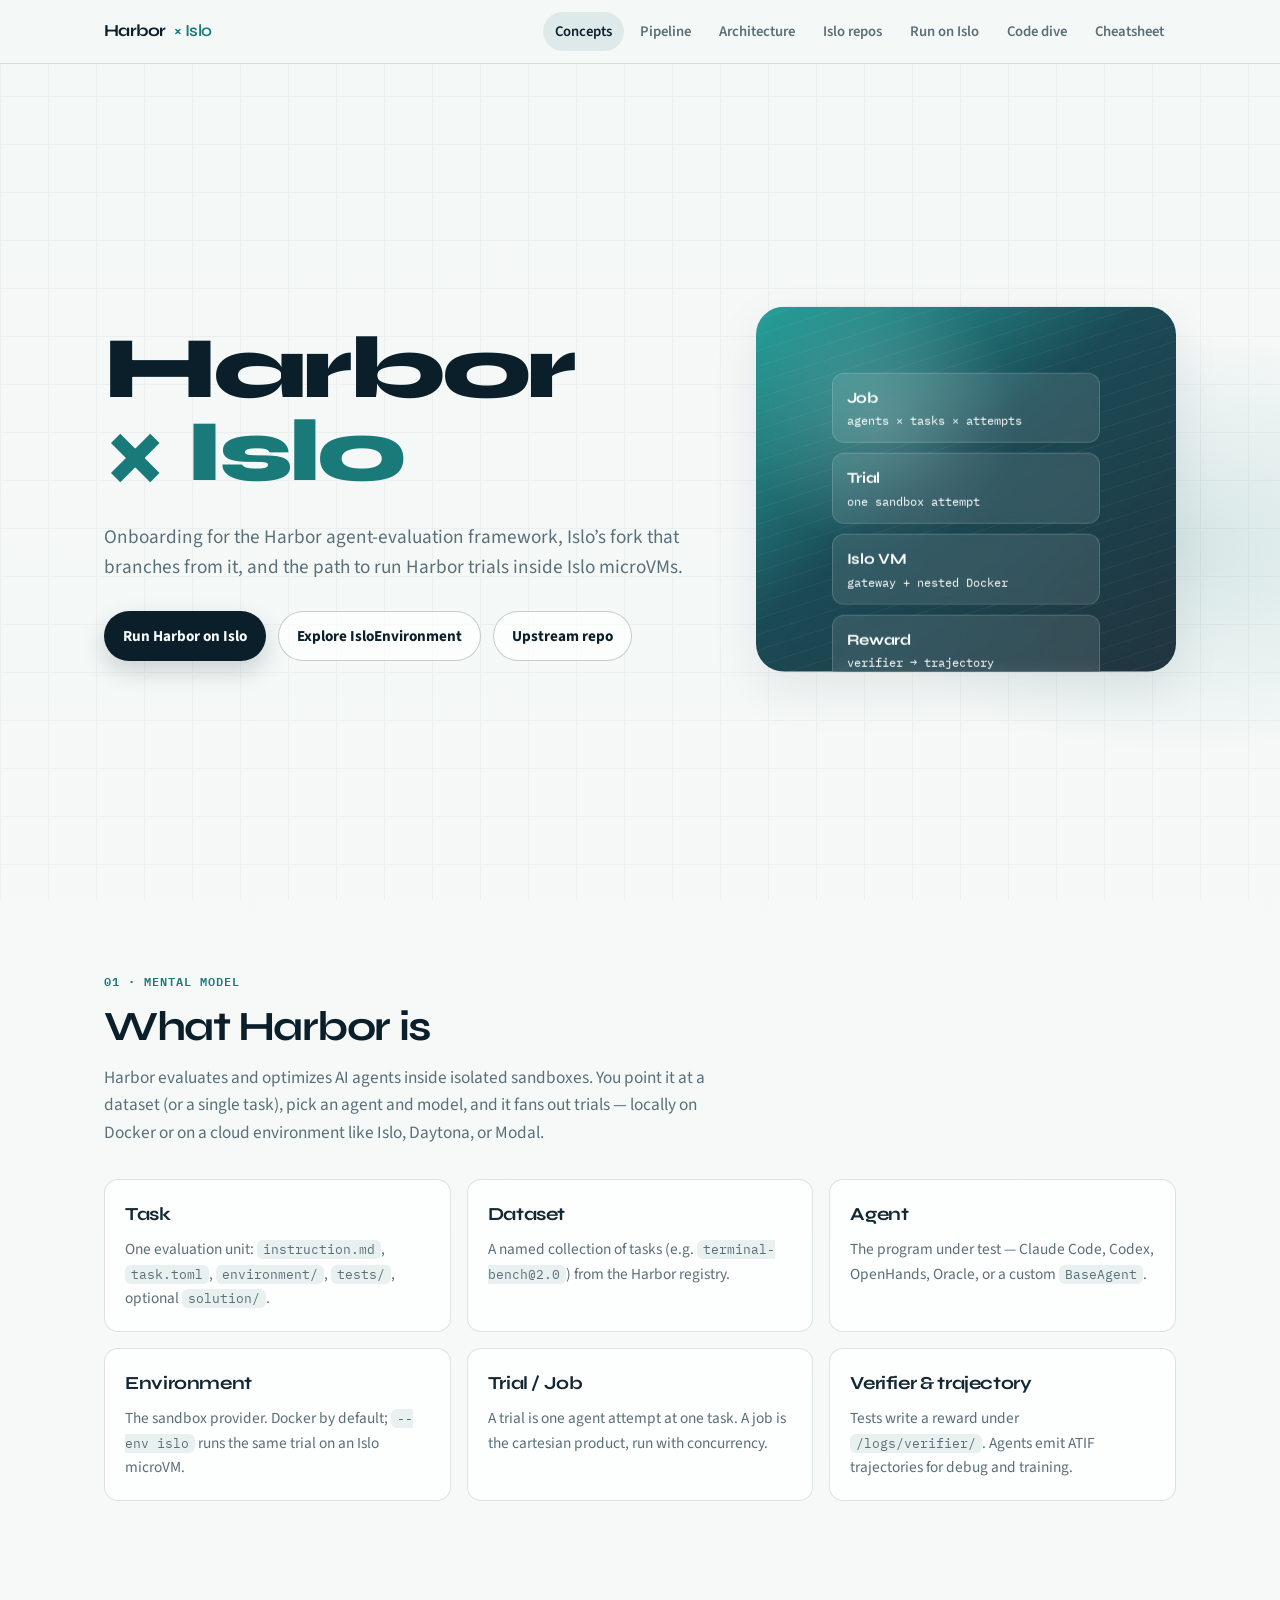
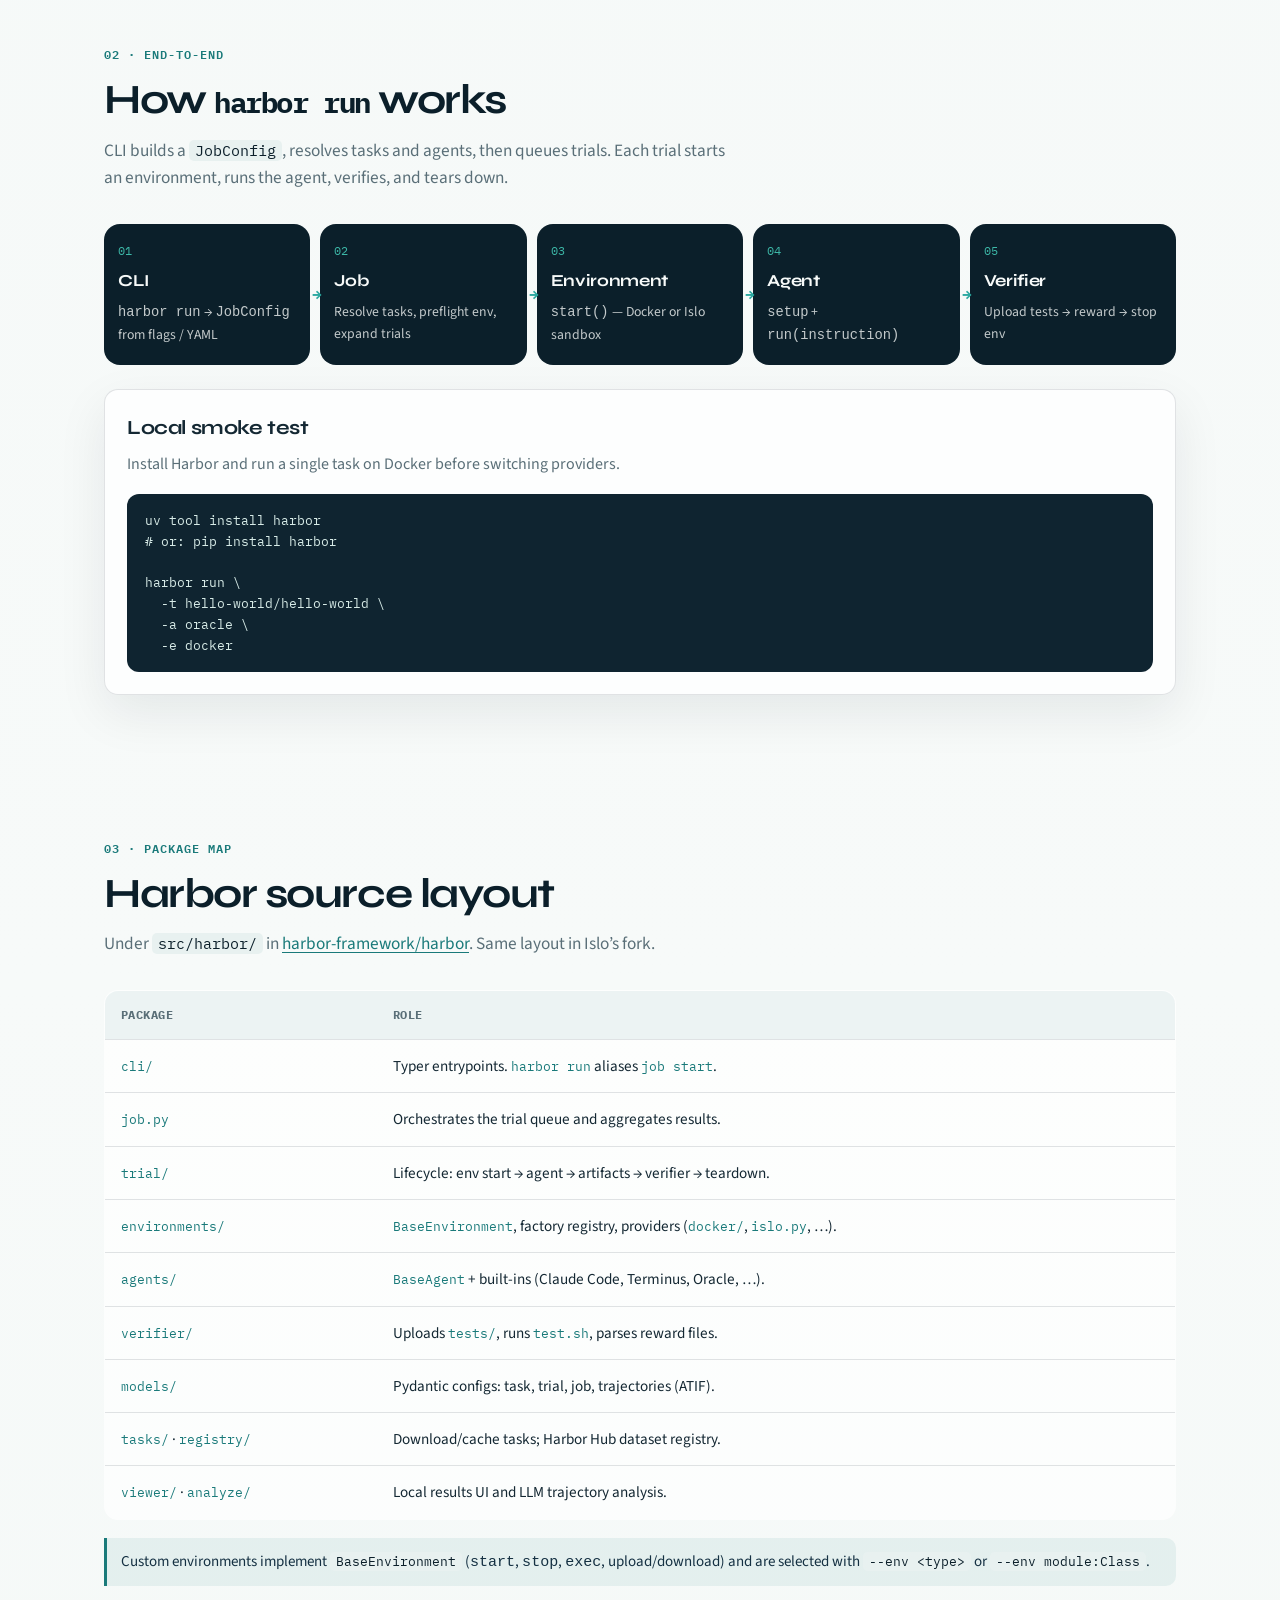
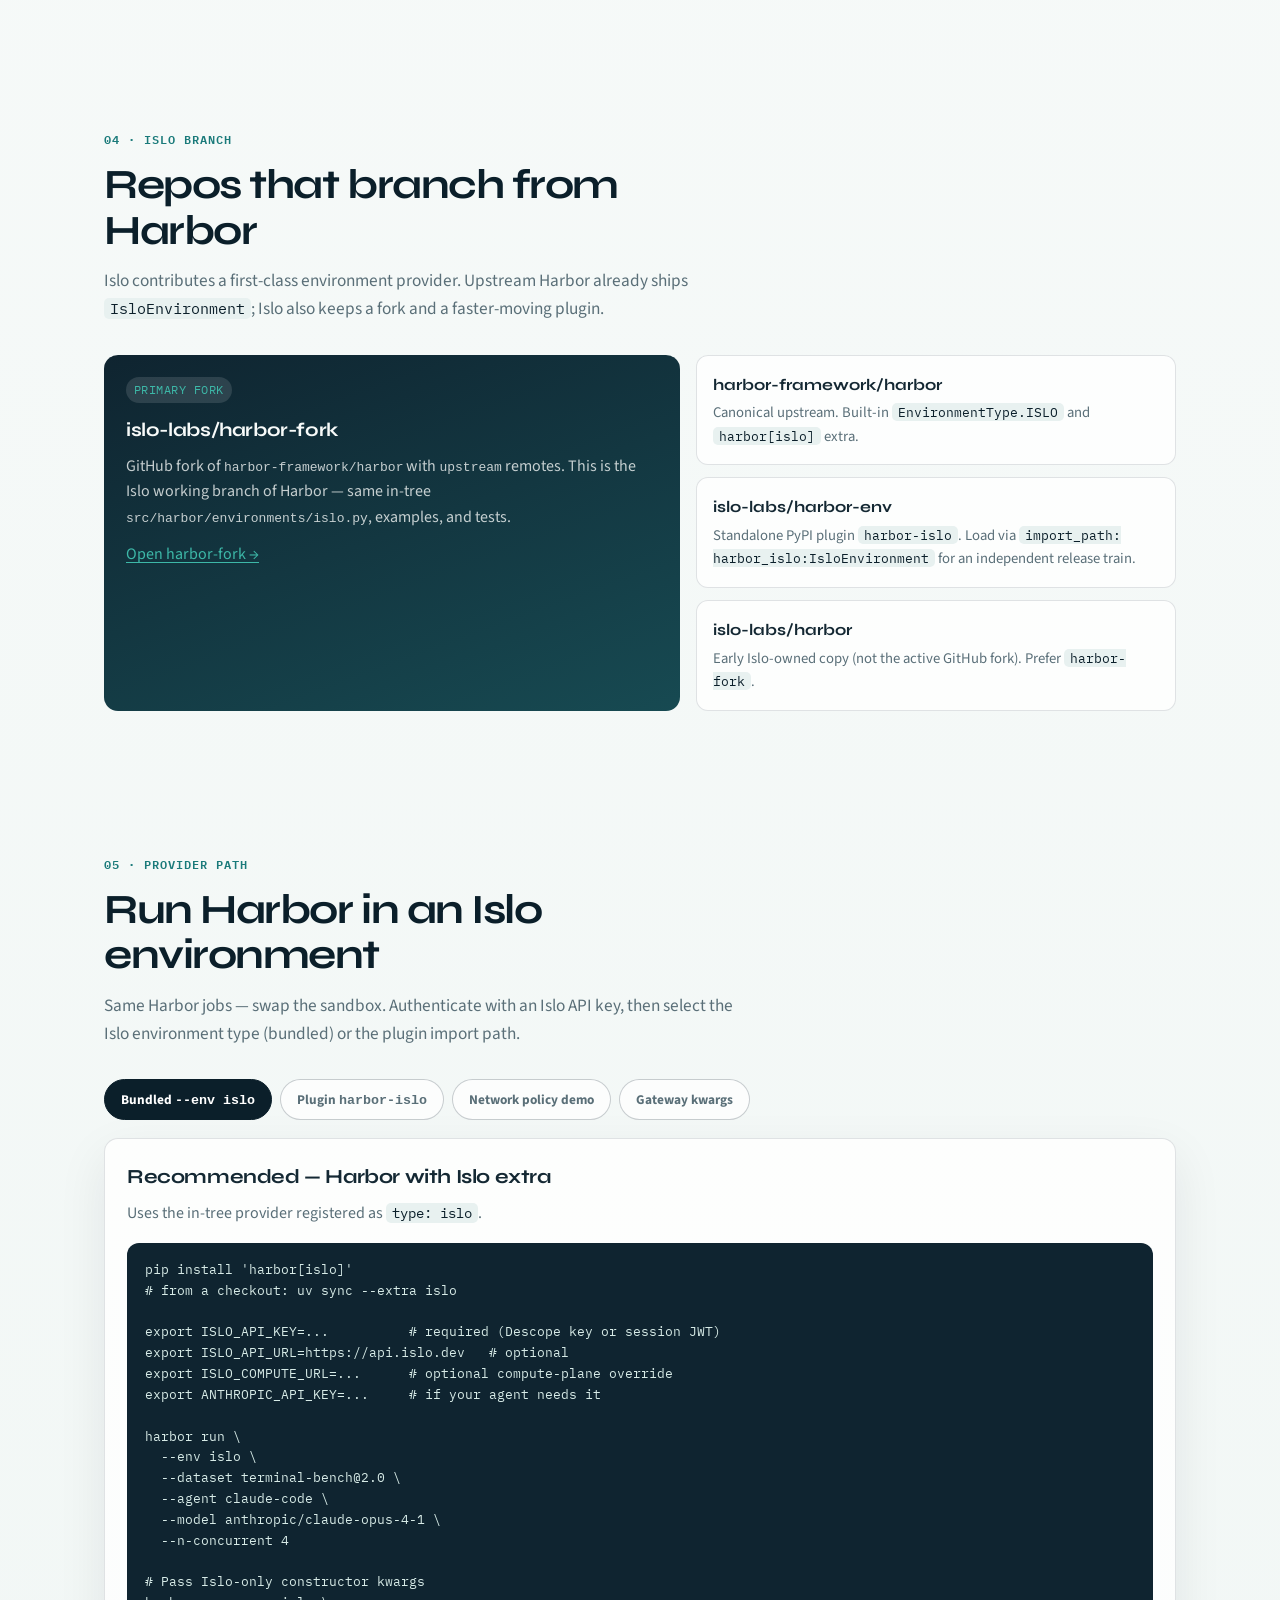
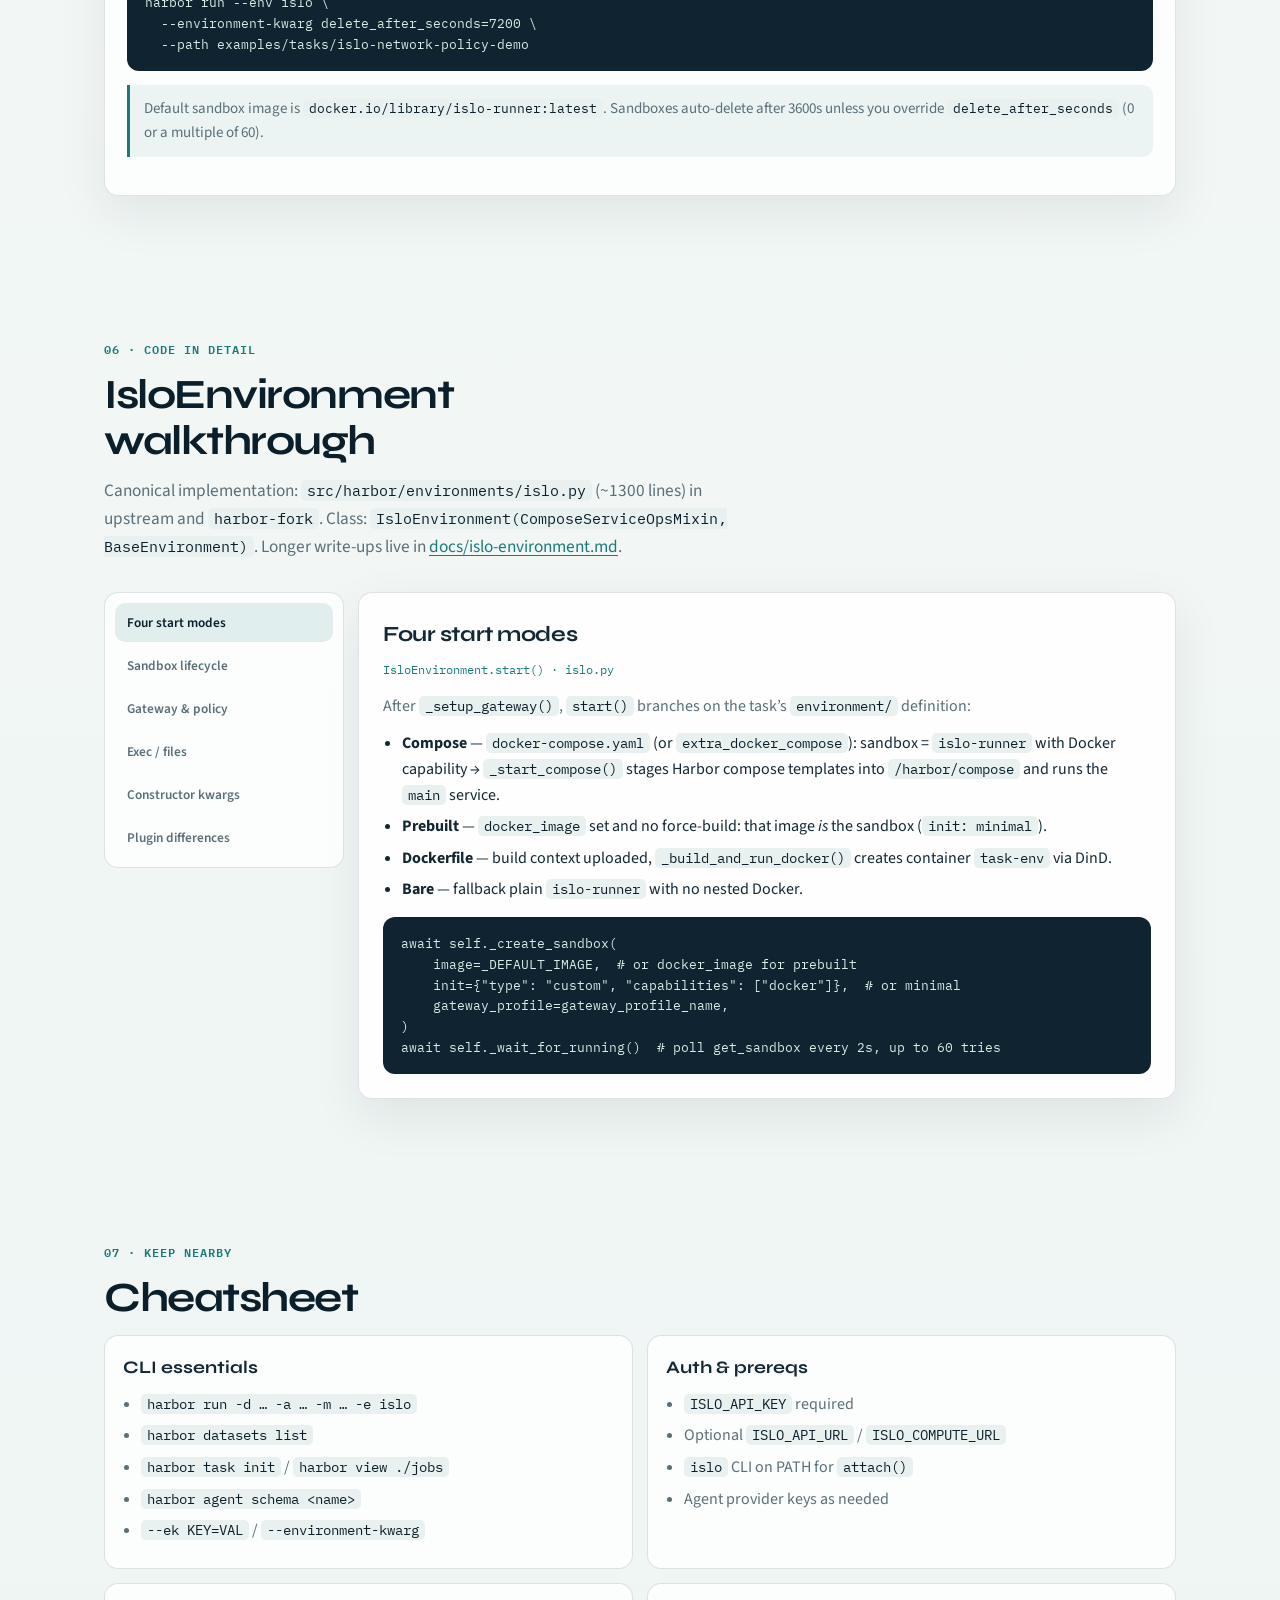
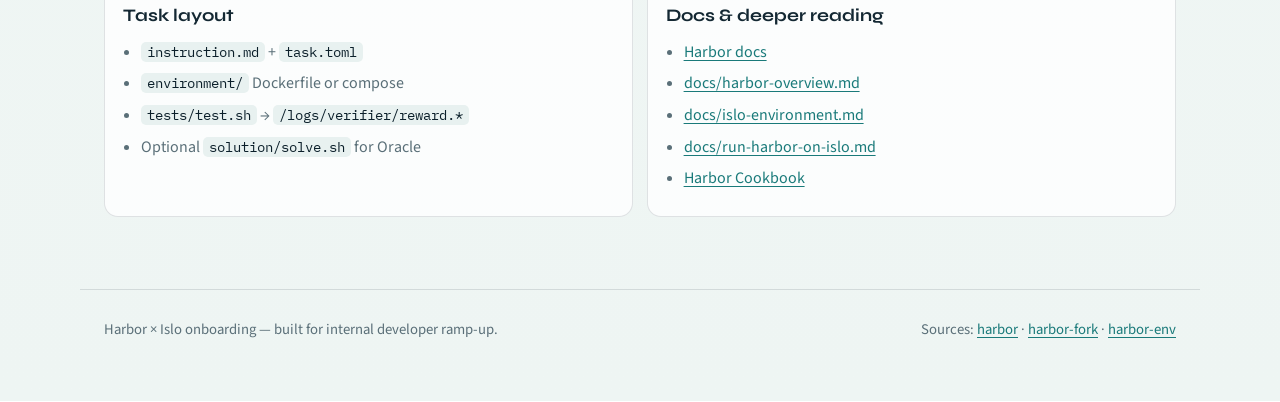
<file: harbor-onboarding/index.html>
<!DOCTYPE html>
<html lang="en">
<head>
  <meta charset="UTF-8" />
  <meta name="viewport" content="width=device-width, initial-scale=1.0" />
  <title>Harbor × Islo — Onboarding</title>
  <meta name="description" content="Onboarding guide for the Harbor agent-evaluation framework and running Harbor trials on Islo microVMs." />
  <link rel="icon" href="favicon.svg" type="image/svg+xml" />
  <link rel="preconnect" href="https://fonts.googleapis.com" />
  <link rel="preconnect" href="https://fonts.gstatic.com" crossorigin />
  <link href="https://fonts.googleapis.com/css2?family=IBM+Plex+Mono:wght@400;500;600&family=Source+Sans+3:wght@400;600;700&family=Syne:wght@600;700;800&display=swap" rel="stylesheet" />
  <link rel="stylesheet" href="styles.css" />
</head>
<body>
  <div class="site-shell">
    <nav class="topnav" aria-label="Primary">
      <div class="topnav-inner">
        <a class="brand" href="#top">Harbor <span>× Islo</span></a>
        <button class="menu-toggle" type="button" aria-label="Open menu">Menu</button>
        <div class="nav-links">
          <a href="#concepts">Concepts</a>
          <a href="#pipeline">Pipeline</a>
          <a href="#architecture">Architecture</a>
          <a href="#islo-repos">Islo repos</a>
          <a href="#run">Run on Islo</a>
          <a href="#code">Code dive</a>
          <a href="#cheatsheet">Cheatsheet</a>
        </div>
      </div>
    </nav>

    <header class="hero" id="top">
      <h1 class="hero-mark">Harbor<em>× Islo</em></h1>
      <p class="hero-lead">
        Onboarding for the Harbor agent-evaluation framework, Islo’s fork that
        branches from it, and the path to run Harbor trials inside Islo microVMs.
      </p>
      <div class="hero-actions">
        <a class="btn btn-primary" href="#run">Run Harbor on Islo</a>
        <a class="btn btn-ghost" href="#code">Explore IsloEnvironment</a>
        <a class="btn btn-ghost" href="https://github.com/harbor-framework/harbor" target="_blank" rel="noopener">Upstream repo</a>
      </div>
      <div class="hero-visual" aria-hidden="true">
        <div class="hero-flow">
          <div class="node"><strong>Job</strong>agents × tasks × attempts</div>
          <div class="node"><strong>Trial</strong>one sandbox attempt</div>
          <div class="node"><strong>Islo VM</strong>gateway + nested Docker</div>
          <div class="node"><strong>Reward</strong>verifier → trajectory</div>
        </div>
      </div>
    </header>

    <main>
      <!-- Concepts -->
      <section id="concepts">
        <p class="section-label reveal">01 · Mental model</p>
        <h2 class="reveal">What Harbor is</h2>
        <p class="section-lead reveal">
          Harbor evaluates and optimizes AI agents inside isolated sandboxes.
          You point it at a dataset (or a single task), pick an agent and model,
          and it fans out trials — locally on Docker or on a cloud environment
          like Islo, Daytona, or Modal.
        </p>
        <div class="concept-grid reveal">
          <article class="concept">
            <h3>Task</h3>
            <p>One evaluation unit: <code>instruction.md</code>, <code>task.toml</code>, <code>environment/</code>, <code>tests/</code>, optional <code>solution/</code>.</p>
          </article>
          <article class="concept">
            <h3>Dataset</h3>
            <p>A named collection of tasks (e.g. <code>terminal-bench@2.0</code>) from the Harbor registry.</p>
          </article>
          <article class="concept">
            <h3>Agent</h3>
            <p>The program under test — Claude Code, Codex, OpenHands, Oracle, or a custom <code>BaseAgent</code>.</p>
          </article>
          <article class="concept">
            <h3>Environment</h3>
            <p>The sandbox provider. Docker by default; <code>--env islo</code> runs the same trial on an Islo microVM.</p>
          </article>
          <article class="concept">
            <h3>Trial / Job</h3>
            <p>A trial is one agent attempt at one task. A job is the cartesian product, run with concurrency.</p>
          </article>
          <article class="concept">
            <h3>Verifier &amp; trajectory</h3>
            <p>Tests write a reward under <code>/logs/verifier/</code>. Agents emit ATIF trajectories for debug and training.</p>
          </article>
        </div>
      </section>

      <!-- Pipeline -->
      <section id="pipeline">
        <p class="section-label reveal">02 · End-to-end</p>
        <h2 class="reveal">How <code style="font-family:var(--font-mono);font-size:0.7em">harbor run</code> works</h2>
        <p class="section-lead reveal">
          CLI builds a <code class="inline">JobConfig</code>, resolves tasks and agents, then
          queues trials. Each trial starts an environment, runs the agent, verifies, and tears down.
        </p>
        <div class="pipeline reveal">
          <div class="pipeline-step">
            <div class="n">01</div>
            <h3>CLI</h3>
            <p><code>harbor run</code> → <code>JobConfig</code> from flags / YAML</p>
          </div>
          <div class="pipeline-step">
            <div class="n">02</div>
            <h3>Job</h3>
            <p>Resolve tasks, preflight env, expand trials</p>
          </div>
          <div class="pipeline-step">
            <div class="n">03</div>
            <h3>Environment</h3>
            <p><code>start()</code> — Docker or Islo sandbox</p>
          </div>
          <div class="pipeline-step">
            <div class="n">04</div>
            <h3>Agent</h3>
            <p><code>setup</code> + <code>run(instruction)</code></p>
          </div>
          <div class="pipeline-step">
            <div class="n">05</div>
            <h3>Verifier</h3>
            <p>Upload tests → reward → stop env</p>
          </div>
        </div>
        <div class="panel-box reveal" style="margin-top:24px">
          <h3>Local smoke test</h3>
          <p>Install Harbor and run a single task on Docker before switching providers.</p>
<pre>uv tool install harbor
# or: pip install harbor

harbor run \
  -t hello-world/hello-world \
  -a oracle \
  -e docker</pre>
        </div>
      </section>

      <!-- Architecture -->
      <section id="architecture">
        <p class="section-label reveal">03 · Package map</p>
        <h2 class="reveal">Harbor source layout</h2>
        <p class="section-lead reveal">
          Under <code class="inline">src/harbor/</code> in
          <a href="https://github.com/harbor-framework/harbor" target="_blank" rel="noopener">harbor-framework/harbor</a>.
          Same layout in Islo’s fork.
        </p>
        <div class="reveal" style="overflow-x:auto">
          <table class="arch-table">
            <thead>
              <tr><th>Package</th><th>Role</th></tr>
            </thead>
            <tbody>
              <tr><td><code>cli/</code></td><td>Typer entrypoints. <code>harbor run</code> aliases <code>job start</code>.</td></tr>
              <tr><td><code>job.py</code></td><td>Orchestrates the trial queue and aggregates results.</td></tr>
              <tr><td><code>trial/</code></td><td>Lifecycle: env start → agent → artifacts → verifier → teardown.</td></tr>
              <tr><td><code>environments/</code></td><td><code>BaseEnvironment</code>, factory registry, providers (<code>docker/</code>, <code>islo.py</code>, …).</td></tr>
              <tr><td><code>agents/</code></td><td><code>BaseAgent</code> + built-ins (Claude Code, Terminus, Oracle, …).</td></tr>
              <tr><td><code>verifier/</code></td><td>Uploads <code>tests/</code>, runs <code>test.sh</code>, parses reward files.</td></tr>
              <tr><td><code>models/</code></td><td>Pydantic configs: task, trial, job, trajectories (ATIF).</td></tr>
              <tr><td><code>tasks/</code> · <code>registry/</code></td><td>Download/cache tasks; Harbor Hub dataset registry.</td></tr>
              <tr><td><code>viewer/</code> · <code>analyze/</code></td><td>Local results UI and LLM trajectory analysis.</td></tr>
            </tbody>
          </table>
        </div>
        <p class="note reveal" style="margin-top:18px">
          Custom environments implement <code class="inline">BaseEnvironment</code>
          (<code>start</code>, <code>stop</code>, <code>exec</code>, upload/download) and are selected with
          <code class="inline">--env &lt;type&gt;</code> or <code class="inline">--env module:Class</code>.
        </p>
      </section>

      <!-- Islo repos -->
      <section id="islo-repos">
        <p class="section-label reveal">04 · Islo branch</p>
        <h2 class="reveal">Repos that branch from Harbor</h2>
        <p class="section-lead reveal">
          Islo contributes a first-class environment provider. Upstream Harbor already
          ships <code class="inline">IsloEnvironment</code>; Islo also keeps a fork and a faster-moving plugin.
        </p>
        <div class="repo-map reveal">
          <article class="repo-card featured">
            <div class="tag">Primary fork</div>
            <h3>islo-labs/harbor-fork</h3>
            <p>
              GitHub fork of <code>harbor-framework/harbor</code> with
              <code>upstream</code> remotes. This is the Islo working branch of Harbor —
              same in-tree <code>src/harbor/environments/islo.py</code>, examples, and tests.
            </p>
            <p style="margin-top:12px">
              <a href="https://github.com/islo-labs/harbor-fork" target="_blank" rel="noopener">Open harbor-fork →</a>
            </p>
          </article>
          <div class="repo-list">
            <article class="repo-mini">
              <h4>harbor-framework/harbor</h4>
              <p>Canonical upstream. Built-in <code class="inline">EnvironmentType.ISLO</code> and <code class="inline">harbor[islo]</code> extra.</p>
            </article>
            <article class="repo-mini">
              <h4>islo-labs/harbor-env</h4>
              <p>Standalone PyPI plugin <code class="inline">harbor-islo</code>. Load via <code class="inline">import_path: harbor_islo:IsloEnvironment</code> for an independent release train.</p>
            </article>
            <article class="repo-mini">
              <h4>islo-labs/harbor</h4>
              <p>Early Islo-owned copy (not the active GitHub fork). Prefer <code class="inline">harbor-fork</code>.</p>
            </article>
          </div>
        </div>
      </section>

      <!-- Run on Islo -->
      <section id="run">
        <p class="section-label reveal">05 · Provider path</p>
        <h2 class="reveal">Run Harbor in an Islo environment</h2>
        <p class="section-lead reveal">
          Same Harbor jobs — swap the sandbox. Authenticate with an Islo API key,
          then select the Islo environment type (bundled) or the plugin import path.
        </p>

        <div class="path-tabs reveal" role="tablist" aria-label="Install paths">
          <button class="path-tab active" type="button" data-path="bundled">Bundled <code>--env islo</code></button>
          <button class="path-tab" type="button" data-path="plugin">Plugin <code>harbor-islo</code></button>
          <button class="path-tab" type="button" data-path="policy">Network policy demo</button>
          <button class="path-tab" type="button" data-path="gateway">Gateway kwargs</button>
        </div>

        <div class="path-panel active" data-path="bundled">
          <div class="panel-box">
            <h3>Recommended — Harbor with Islo extra</h3>
            <p>Uses the in-tree provider registered as <code class="inline">type: islo</code>.</p>
<pre>pip install 'harbor[islo]'
# from a checkout: uv sync --extra islo

export ISLO_API_KEY=...          # required (Descope key or session JWT)
export ISLO_API_URL=https://api.islo.dev   # optional
export ISLO_COMPUTE_URL=...      # optional compute-plane override
export ANTHROPIC_API_KEY=...     # if your agent needs it

harbor run \
  --env islo \
  --dataset terminal-bench@2.0 \
  --agent claude-code \
  --model anthropic/claude-opus-4-1 \
  --n-concurrent 4

# Pass Islo-only constructor kwargs
harbor run --env islo \
  --environment-kwarg delete_after_seconds=7200 \
  --path examples/tasks/islo-network-policy-demo</pre>
            <p class="note">
              Default sandbox image is <code class="inline">docker.io/library/islo-runner:latest</code>.
              Sandboxes auto-delete after 3600s unless you override <code class="inline">delete_after_seconds</code> (0 or a multiple of 60).
            </p>
          </div>
        </div>

        <div class="path-panel" data-path="plugin">
          <div class="panel-box">
            <h3>Plugin — independent Islo release train</h3>
            <p>
              From <a href="https://github.com/islo-labs/harbor-env" target="_blank" rel="noopener">islo-labs/harbor-env</a>.
              Useful when Islo needs to ship environment fixes faster than Harbor releases.
            </p>
<pre>pip install harbor-islo   # harbor >= 0.6, Python 3.12+

export ISLO_API_KEY=...

harbor run \
  --env harbor_islo:IsloEnvironment \
  --dataset terminal-bench@2.0 \
  --agent claude-code \
  --model anthropic/claude-opus-4-1</pre>
<pre># job YAML
environment:
  import_path: "harbor_islo:IsloEnvironment"
  kwargs:
    gateway_profile: "prod-apis"</pre>
            <p class="note callout-warn">
              The plugin currently lags upstream on portable <code class="inline">NetworkPolicy</code> → gateway
              translation, <code class="inline">delete_after_seconds</code>, and DinD compose service ops.
              Prefer bundled <code class="inline">--env islo</code> unless you need the plugin release train.
            </p>
          </div>
        </div>

        <div class="path-panel" data-path="policy">
          <div class="panel-box">
            <h3>Phased network policy on Islo</h3>
            <p>
              Harbor’s portable network policy becomes an ephemeral Islo gateway profile.
              The demo task keeps setup/verifier on the public baseline and restricts the agent phase.
            </p>
<pre>cd harbor   # upstream or harbor-fork checkout
export ISLO_API_KEY=...
export ANTHROPIC_API_KEY=...

uv run harbor run \
  -c examples/configs/environments/islo/network-policy-demo.yaml</pre>
<pre># examples/configs/environments/islo/network-policy-demo.yaml
environment:
  type: islo
  force_build: false
  delete: true
  env:
    - ANTHROPIC_API_KEY=${ANTHROPIC_API_KEY}

agents:
  - name: claude-code
    model_name: anthropic/claude-3-5-sonnet-20241022

tasks:
  - path: examples/tasks/islo-network-policy-demo</pre>
            <p class="note">
              Islo allowlists support <strong>exact hostnames only</strong> (no wildcards, IPs, or CIDRs).
              Don’t combine <code class="inline">network_mode=allowlist|no-network</code> with a custom
              <code class="inline">gateway</code> / <code class="inline">gateway_profile</code> — Harbor can’t verify the profile matches the policy.
            </p>
          </div>
        </div>

        <div class="path-panel" data-path="gateway">
          <div class="panel-box">
            <h3>Named profile vs inline ephemeral gateway</h3>
            <p>Pick one — never both.</p>
<pre># Named profile (pre-created in Islo control plane)
environment:
  type: islo
  kwargs:
    gateway_profile: "prod-apis"

# OR inline rules → Harbor creates harbor-&lt;session&gt; ephemeral profile
environment:
  type: islo
  kwargs:
    gateway:
      default_action: "deny"
      internet_enabled: true
      rules:
        - host_pattern: "api.openai.com"
          action: "allow"
          provider_key: "openai"
        - host_pattern: "gist.github.com"
          action: "allow"</pre>
            <p class="note">
              Ephemeral profiles enable <code class="inline">dynamic_network_policy</code> (phase switches
              during agent/verifier). Named profiles do not — Harbor won’t rewrite a shared production profile mid-trial.
            </p>
          </div>
        </div>
      </section>

      <!-- Code dive -->
      <section id="code">
        <p class="section-label reveal">06 · Code in detail</p>
        <h2 class="reveal">IsloEnvironment walkthrough</h2>
        <p class="section-lead reveal">
          Canonical implementation:
          <code class="inline">src/harbor/environments/islo.py</code>
          (~1300 lines) in upstream and <code class="inline">harbor-fork</code>.
          Class: <code class="inline">IsloEnvironment(ComposeServiceOpsMixin, BaseEnvironment)</code>.
          Longer write-ups live in <a href="docs/islo-environment.md">docs/islo-environment.md</a>.
        </p>

        <div class="explorer reveal">
          <div class="explorer-nav" role="tablist" aria-label="Code topics">
            <button type="button" class="active" data-topic="modes">Four start modes</button>
            <button type="button" data-topic="lifecycle">Sandbox lifecycle</button>
            <button type="button" data-topic="gateway">Gateway &amp; policy</button>
            <button type="button" data-topic="exec">Exec / files</button>
            <button type="button" data-topic="ctor">Constructor kwargs</button>
            <button type="button" data-topic="plugin">Plugin differences</button>
          </div>

          <div class="explorer-panel active" data-topic="modes">
            <h3>Four start modes</h3>
            <p class="file">IsloEnvironment.start() · islo.py</p>
            <p>
              After <code class="inline">_setup_gateway()</code>, <code class="inline">start()</code> branches on the task’s
              <code class="inline">environment/</code> definition:
            </p>
            <ul>
              <li><strong>Compose</strong> — <code class="inline">docker-compose.yaml</code> (or <code class="inline">extra_docker_compose</code>): sandbox = <code class="inline">islo-runner</code> with Docker capability → <code class="inline">_start_compose()</code> stages Harbor compose templates into <code class="inline">/harbor/compose</code> and runs the <code class="inline">main</code> service.</li>
              <li><strong>Prebuilt</strong> — <code class="inline">docker_image</code> set and no force-build: that image <em>is</em> the sandbox (<code class="inline">init: minimal</code>).</li>
              <li><strong>Dockerfile</strong> — build context uploaded, <code class="inline">_build_and_run_docker()</code> creates container <code class="inline">task-env</code> via DinD.</li>
              <li><strong>Bare</strong> — fallback plain <code class="inline">islo-runner</code> with no nested Docker.</li>
            </ul>
<pre>await self._create_sandbox(
    image=_DEFAULT_IMAGE,  # or docker_image for prebuilt
    init={"type": "custom", "capabilities": ["docker"]},  # or minimal
    gateway_profile=gateway_profile_name,
)
await self._wait_for_running()  # poll get_sandbox every 2s, up to 60 tries</pre>
          </div>

          <div class="explorer-panel" data-topic="lifecycle">
            <h3>Sandbox lifecycle</h3>
            <p class="file">_create_sandbox · _wait_for_running · stop · attach</p>
            <div class="method">
              <code>_client()</code>
              <p>Lazy <code class="inline">AsyncIslo(api_key, base_url, compute_url, timeout=120)</code>.</p>
            </div>
            <div class="method">
              <code>_create_sandbox(image, init, gateway_profile)</code>
              <p>
                Calls <code class="inline">client.sandboxes.create_sandbox</code> with vcpus/memory_mb/disk_gb from Harbor resource config.
                Optional lifecycle body: <code class="inline">{delete_after: N}</code>. Retries ×3 on <code class="inline">RuntimeError</code>; shields cancel so a half-created VM can still be cleaned up.
              </p>
            </div>
            <div class="method">
              <code>stop(delete)</code>
              <p>
                Compose down or <code class="inline">docker stop task-env</code>, then <code class="inline">_delete_sandbox</code>, finally <code class="inline">_cleanup_gateway</code> (deletes ephemeral profiles only).
              </p>
            </div>
            <div class="method">
              <code>attach()</code>
              <p>Replaces the process with <code class="inline">islo use &lt;sandbox&gt; …</code> — compose exec into <code class="inline">main</code>, DinD into <code class="inline">task-env</code>, or bare shell.</p>
            </div>
          </div>

          <div class="explorer-panel" data-topic="gateway">
            <h3>Gateway &amp; network policy</h3>
            <p class="file">GatewayConfig · _setup_gateway · _apply_network_policy</p>
            <p>
              Harbor’s <code class="inline">NetworkPolicy</code> maps to Islo gateway egress:
            </p>
            <ul>
              <li><code class="inline">PUBLIC</code> → allow + internet</li>
              <li><code class="inline">NO_NETWORK</code> → deny + <code class="inline">internet_enabled=False</code></li>
              <li><code class="inline">ALLOWLIST</code> → deny + allow rules per <code class="inline">allowed_hosts</code></li>
            </ul>
            <div class="method">
              <code>_setup_gateway()</code>
              <p>
                Named profile returned as-is. Otherwise creates ephemeral
                <code class="inline">harbor-&lt;sanitized-session&gt;</code>, adds rules, stores profile/rule ids.
              </p>
            </div>
            <div class="method">
              <code>_apply_gateway_config(config)</code>
              <p>
                Updates profile, deletes old rules, recreates, sleeps 2s for propagation —
                used when Harbor flips agent/verifier phase policies.
              </p>
            </div>
<pre>capabilities.dynamic_network_policy = (
    self._gateway_profile is None and self._gateway_config is None
)</pre>
          </div>

          <div class="explorer-panel" data-topic="exec">
            <h3>Exec and file transfer</h3>
            <p class="file">exec · upload_* · download_*</p>
            <ul>
              <li><code class="inline">_sandbox_exec</code> — SDK <code class="inline">exec_and_wait</code> on the VM</li>
              <li><code class="inline">_docker_exec</code> — <code class="inline">docker exec … task-env</code> via the VM</li>
              <li><code class="inline">_compose_main_exec</code> — compose exec into <code class="inline">main</code></li>
              <li><code class="inline">exec()</code> merges env/user, then picks compose → docker → sandbox</li>
            </ul>
            <p>
              Uploads/downloads use a two-hop when the target isn’t on a bind mount:
              SDK stage to <code class="inline">/tmp/harbor_&lt;uuid&gt;</code> on the VM, then
              <code class="inline">docker cp</code> / compose cp into the task container.
              Paths under mounts, <code class="inline">/tests</code>, and <code class="inline">/solution</code> go straight through the SDK.
            </p>
          </div>

          <div class="explorer-panel" data-topic="ctor">
            <h3>Constructor surface</h3>
            <p class="file">IsloEnvironment.__init__</p>
<pre>IsloEnvironment(
    gateway_profile: str | None = None,
    gateway: GatewayConfig | dict | None = None,  # XOR with profile
    delete_after_seconds: int = 3600,             # 0 or % 60 == 0
    **kwargs,  # BaseEnvironment: environment_dir, session_id,
               # task_env_config, network_policy, mounts, …
)</pre>
            <ul>
              <li>Reads <code class="inline">ISLO_API_KEY</code>, <code class="inline">ISLO_API_URL</code>, <code class="inline">ISLO_COMPUTE_URL</code></li>
              <li>Detects compose mode <em>before</em> <code class="inline">super().__init__</code> (validation depends on it)</li>
              <li>If no custom gateway, builds <code class="inline">_network_policy_gateway_config</code> from the task policy</li>
              <li>Parses Dockerfile <code class="inline">WORKDIR</code> (default <code class="inline">/app</code>) when not in compose mode</li>
            </ul>
            <p class="note">
              Factory registration: <code class="inline">EnvironmentType.ISLO → harbor.environments.islo:IsloEnvironment</code>
              with pip extra <code class="inline">islo</code> (<code class="inline">islo>=0.3.3</code>, <code class="inline">dockerfile-parse</code>).
            </p>
          </div>

          <div class="explorer-panel" data-topic="plugin">
            <h3>harbor-env plugin differences</h3>
            <p class="file">harbor_islo/environment.py · package harbor-islo</p>
            <ul>
              <li>Loaded via <code class="inline">import_path</code>, not <code class="inline">type: islo</code></li>
              <li>No portable NetworkPolicy translation / dynamic phase updates</li>
              <li>No <code class="inline">delete_after_seconds</code> or <code class="inline">ISLO_COMPUTE_URL</code></li>
              <li>Still uses older <code class="inline">init_capabilities</code> + CA compose overlay for the gateway proxy</li>
              <li>No <code class="inline">ComposeServiceOpsMixin</code> / sidecar helpers</li>
            </ul>
            <p>
              Treat the plugin as a compatibility shim for faster Islo iteration;
              read the bundled <code class="inline">islo.py</code> when learning the full feature set.
            </p>
          </div>
        </div>
      </section>

      <!-- Cheatsheet -->
      <section id="cheatsheet">
        <p class="section-label reveal">07 · Keep nearby</p>
        <h2 class="reveal">Cheatsheet</h2>
        <div class="cheat reveal">
          <article>
            <h3>CLI essentials</h3>
            <ul>
              <li><code class="inline">harbor run -d … -a … -m … -e islo</code></li>
              <li><code class="inline">harbor datasets list</code></li>
              <li><code class="inline">harbor task init</code> / <code class="inline">harbor view ./jobs</code></li>
              <li><code class="inline">harbor agent schema &lt;name&gt;</code></li>
              <li><code class="inline">--ek KEY=VAL</code> / <code class="inline">--environment-kwarg</code></li>
            </ul>
          </article>
          <article>
            <h3>Auth &amp; prereqs</h3>
            <ul>
              <li><code class="inline">ISLO_API_KEY</code> required</li>
              <li>Optional <code class="inline">ISLO_API_URL</code> / <code class="inline">ISLO_COMPUTE_URL</code></li>
              <li><code class="inline">islo</code> CLI on PATH for <code class="inline">attach()</code></li>
              <li>Agent provider keys as needed</li>
            </ul>
          </article>
          <article>
            <h3>Task layout</h3>
            <ul>
              <li><code class="inline">instruction.md</code> + <code class="inline">task.toml</code></li>
              <li><code class="inline">environment/</code> Dockerfile or compose</li>
              <li><code class="inline">tests/test.sh</code> → <code class="inline">/logs/verifier/reward.*</code></li>
              <li>Optional <code class="inline">solution/solve.sh</code> for Oracle</li>
            </ul>
          </article>
          <article>
            <h3>Docs &amp; deeper reading</h3>
            <ul>
              <li><a href="https://harborframework.com/docs">Harbor docs</a></li>
              <li><a href="docs/harbor-overview.md">docs/harbor-overview.md</a></li>
              <li><a href="docs/islo-environment.md">docs/islo-environment.md</a></li>
              <li><a href="docs/run-harbor-on-islo.md">docs/run-harbor-on-islo.md</a></li>
              <li><a href="https://github.com/harbor-framework/harbor-cookbook">Harbor Cookbook</a></li>
            </ul>
          </article>
        </div>
      </section>
    </main>

    <footer>
      <span>Harbor × Islo onboarding — built for internal developer ramp-up.</span>
      <span>
        Sources:
        <a href="https://github.com/harbor-framework/harbor">harbor</a> ·
        <a href="https://github.com/islo-labs/harbor-fork">harbor-fork</a> ·
        <a href="https://github.com/islo-labs/harbor-env">harbor-env</a>
      </span>
    </footer>
  </div>
  <script src="app.js"></script>
</body>
</html>
</file>
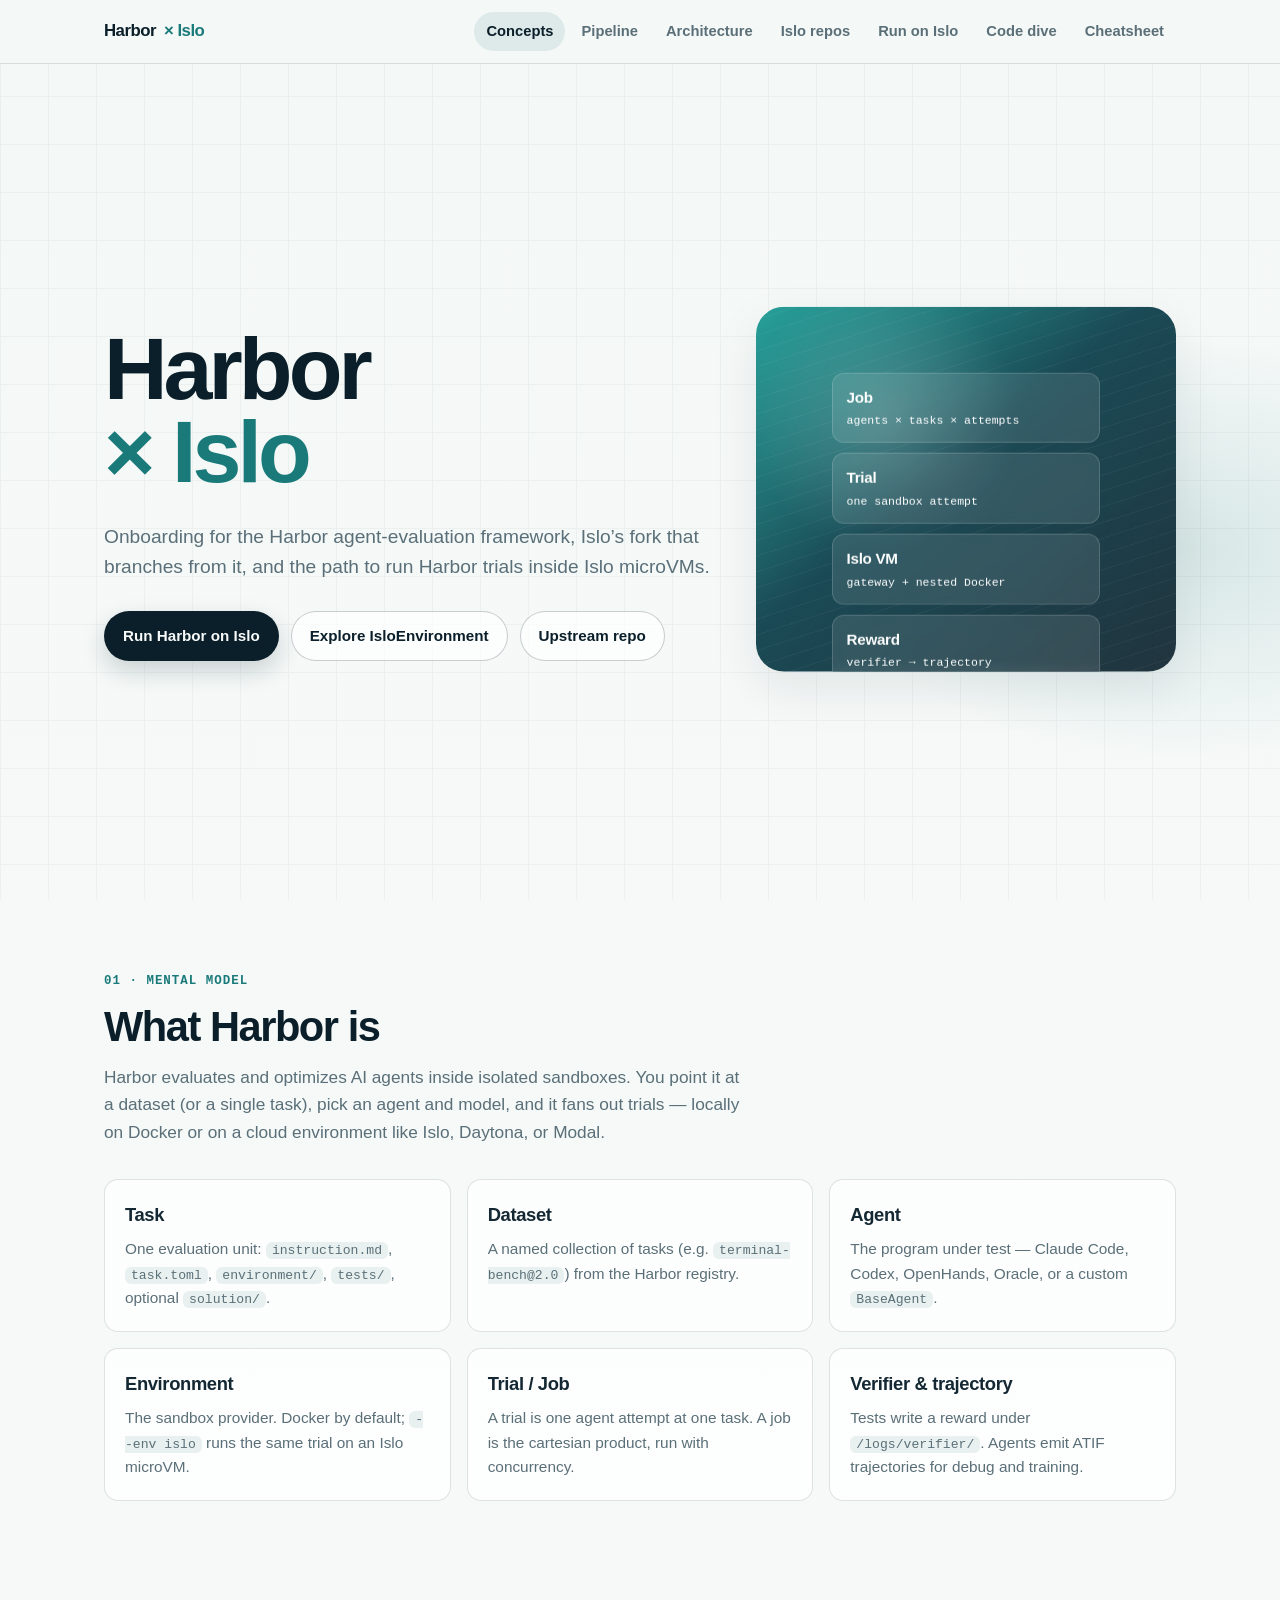
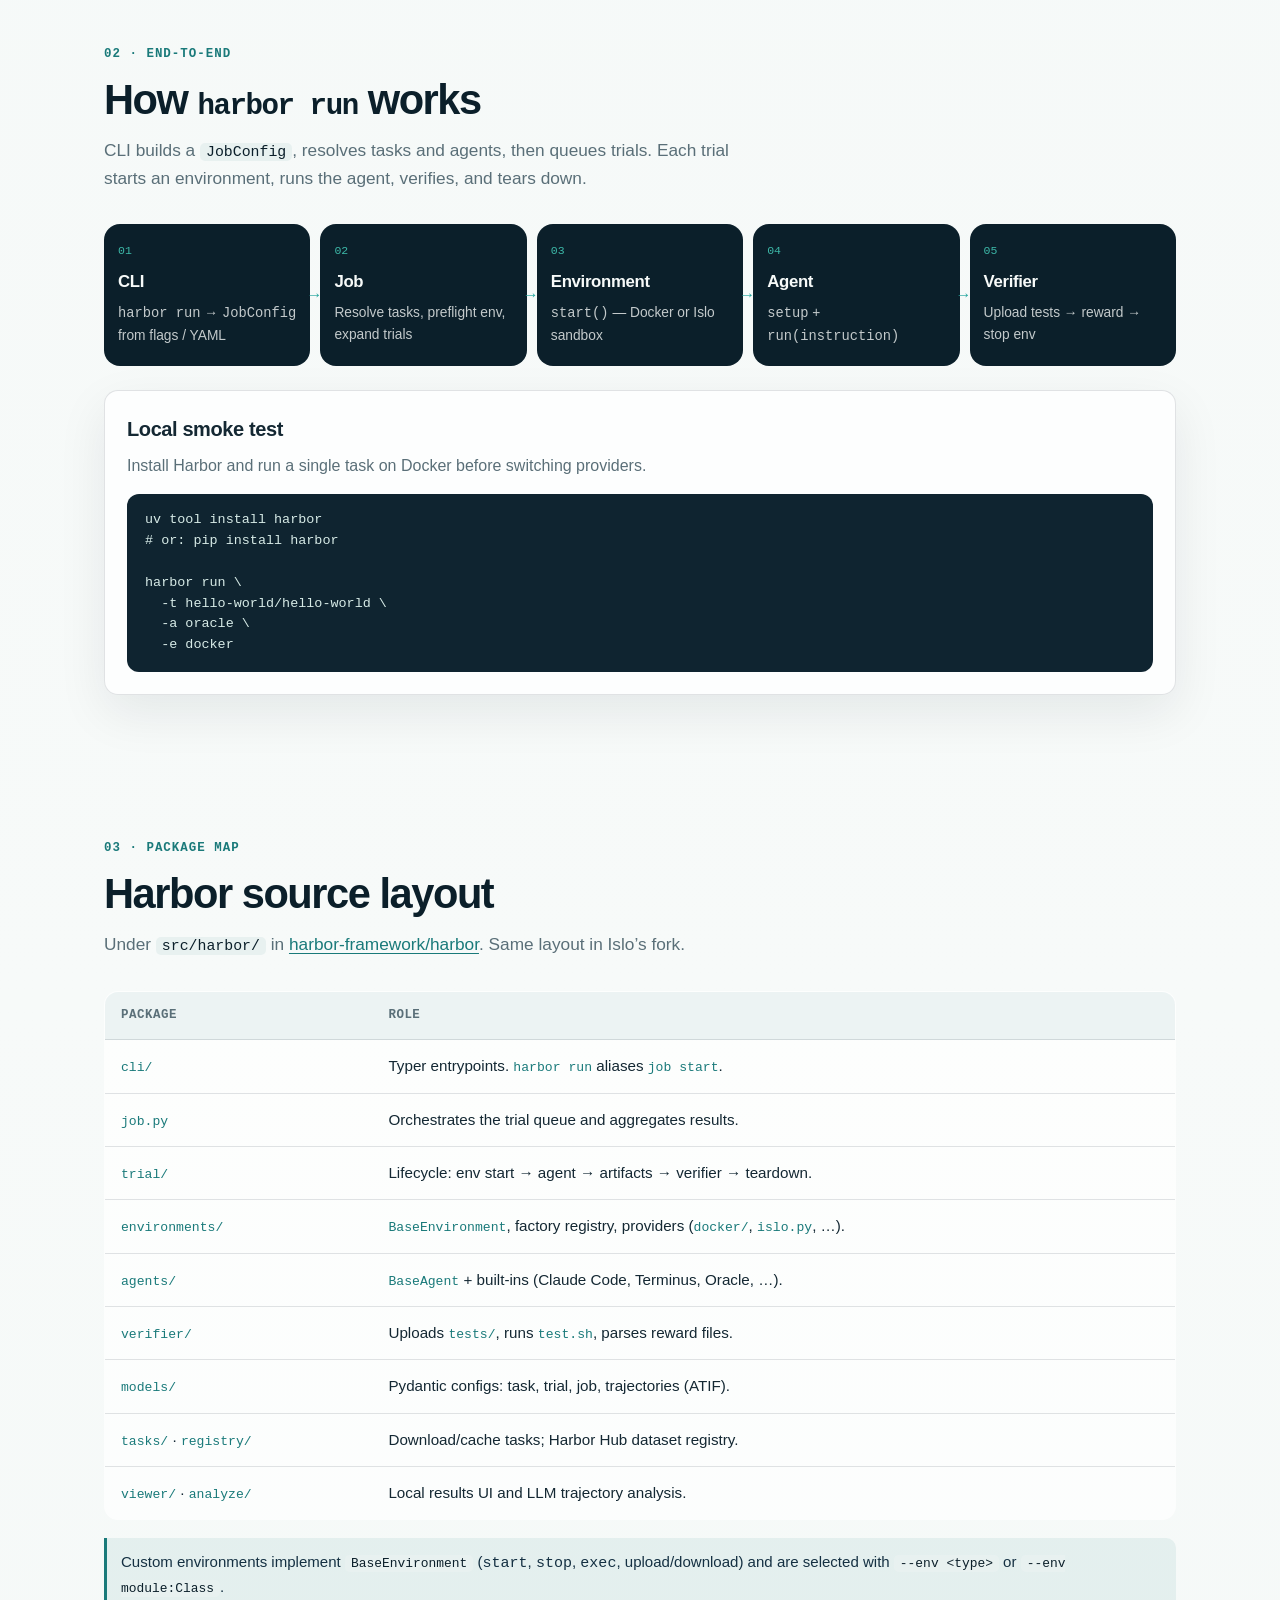
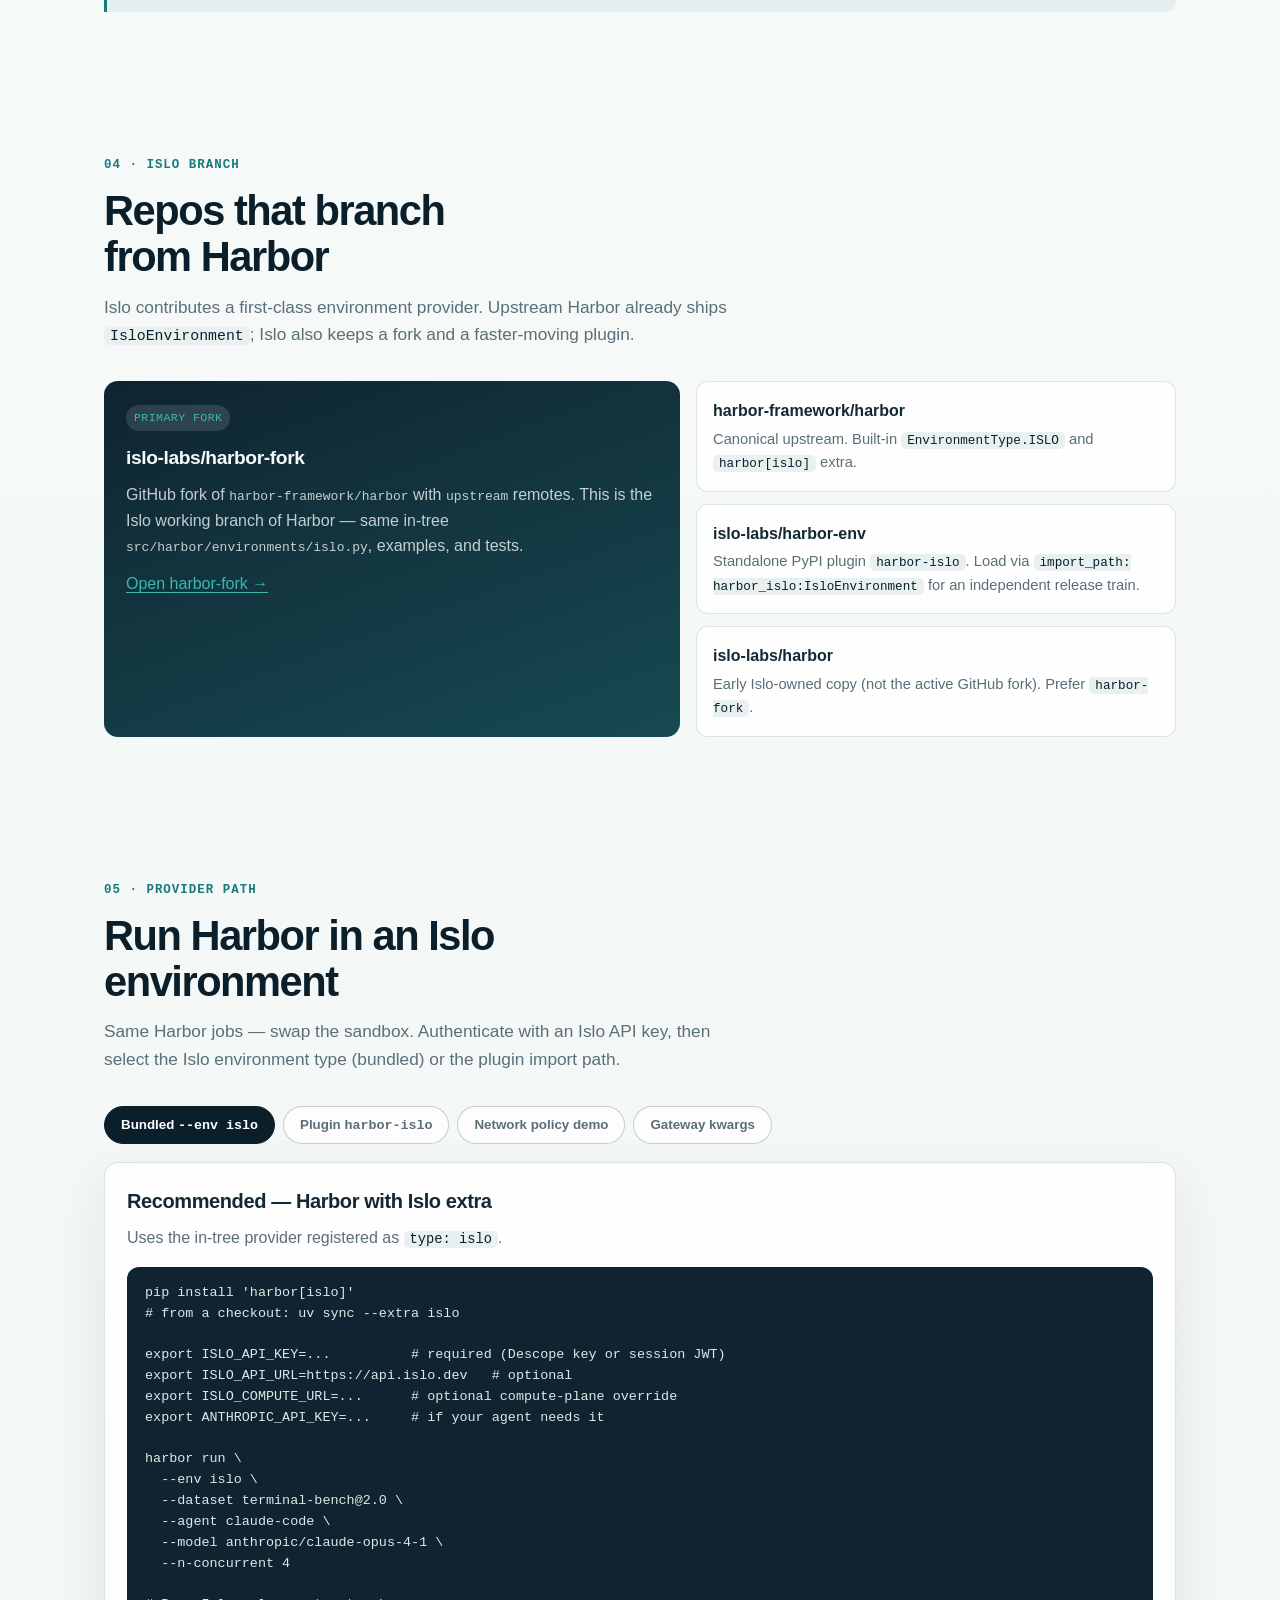
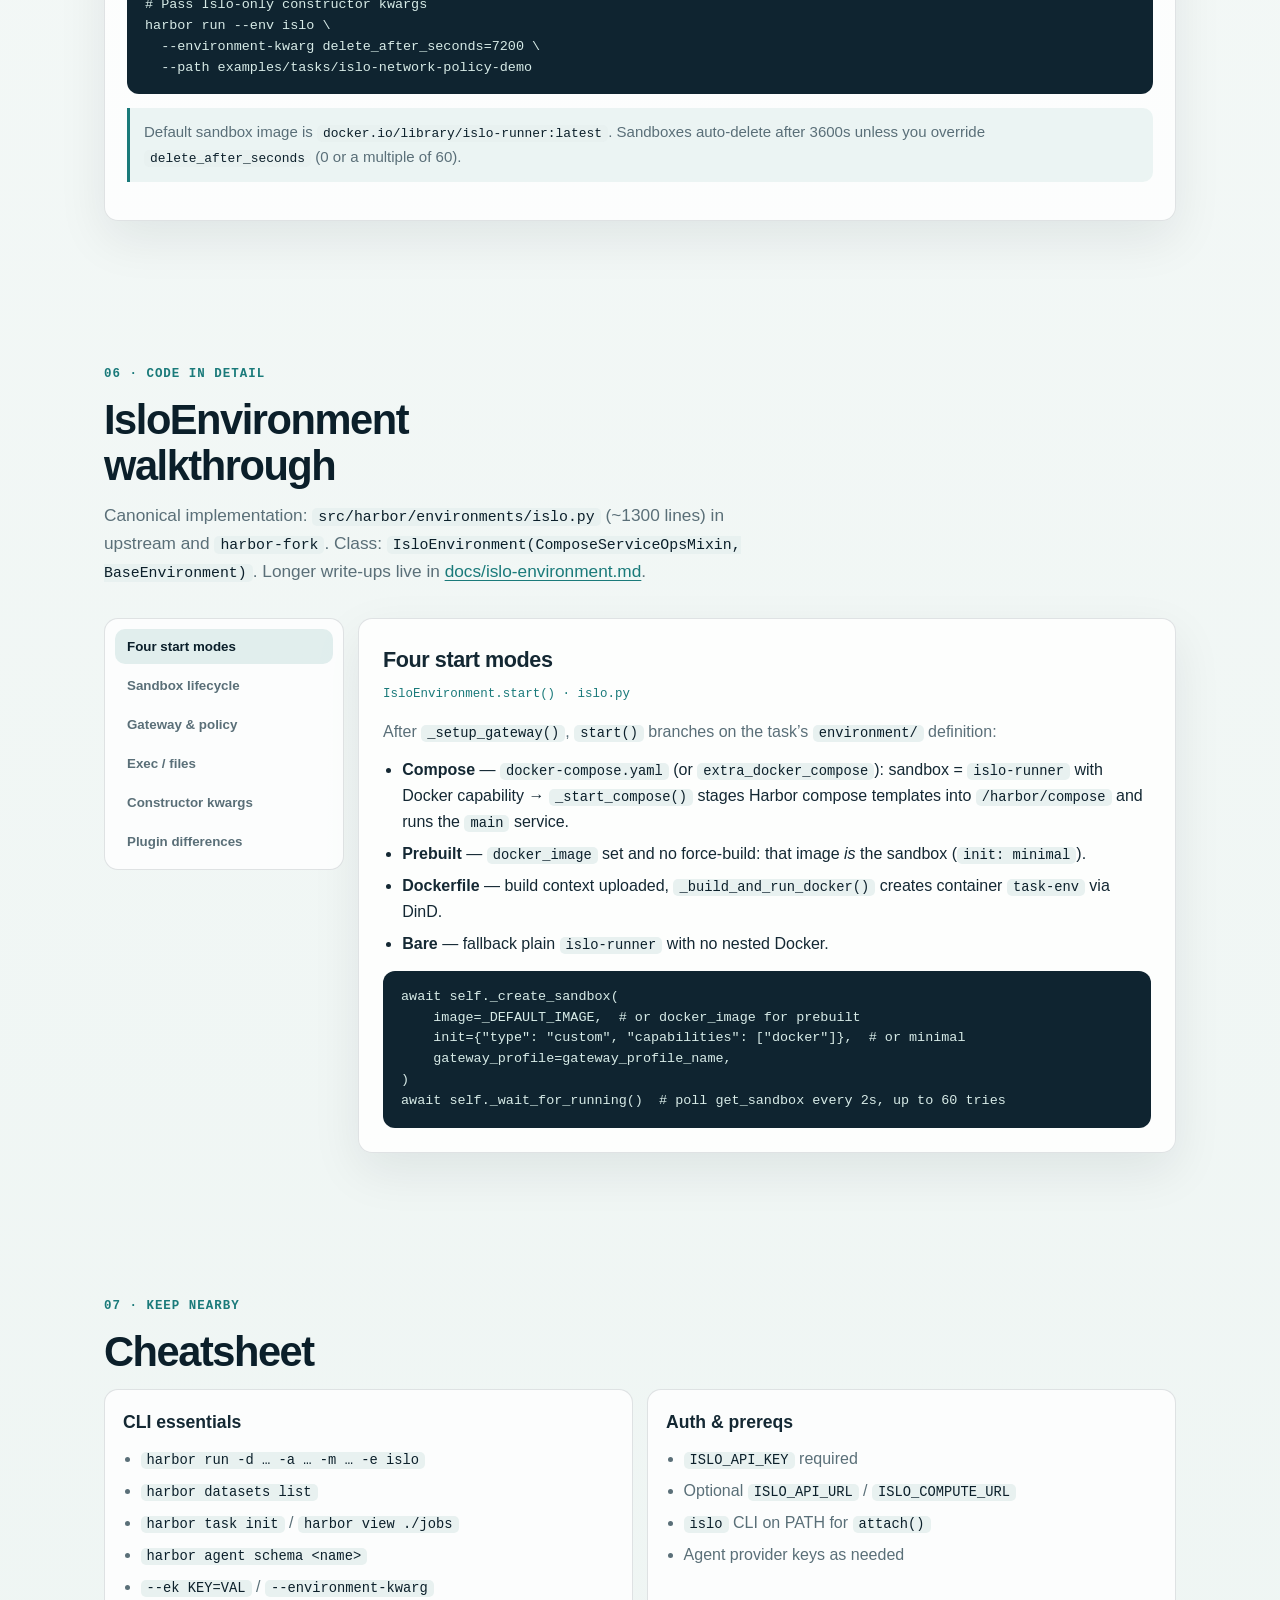
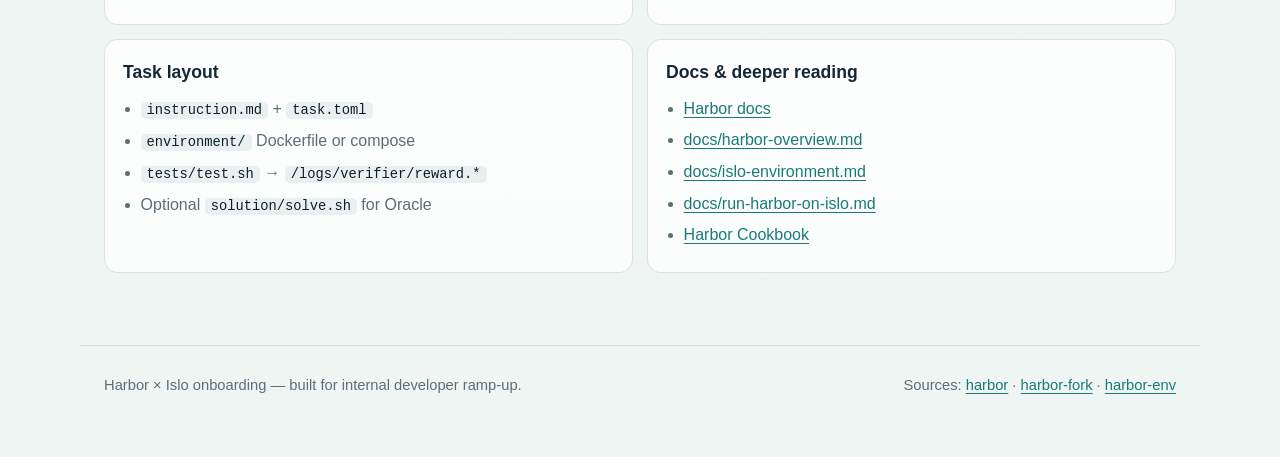
<file: harbor-onboarding/Harbor-Islo-Onboarding.html>
<!DOCTYPE html>
<html lang="en">
<head>
  <meta charset="UTF-8" />
  <meta name="viewport" content="width=device-width, initial-scale=1.0" />
  <title>Harbor × Islo — Onboarding</title>
  <meta name="description" content="Onboarding guide for the Harbor agent-evaluation framework and running Harbor trials on Islo microVMs." />  <style>
/* Harbor × Islo onboarding — maritime engineering palette */
:root {
  --ink: #0b1f2a;
  --ink-soft: #143042;
  --teal: #1a7a7a;
  --teal-bright: #2aa8a0;
  --seafoam: #3db8a8;
  --mist: #e8f1f0;
  --fog: #f4f8f7;
  --chalk: #f7faf9;
  --line: rgba(11, 31, 42, 0.12);
  --line-strong: rgba(11, 31, 42, 0.22);
  --muted: #5a6f78;
  --text: #142833;
  --warn: #b45309;
  --ok: #15803d;
  --code-bg: #0f2430;
  --code-fg: #d7ebe7;
  --shadow: 0 18px 50px rgba(11, 31, 42, 0.08);
  --radius: 14px;
  --font-display: "Avenir Next", "Helvetica Neue", sans-serif;
  --font-body: "Avenir Next", "Helvetica Neue", -apple-system, sans-serif;
  --font-mono: ui-monospace, "SF Mono", Menlo, monospace;
  --max: 1120px;
  --nav-h: 64px;
}

*, *::before, *::after { box-sizing: border-box; margin: 0; padding: 0; }

html { scroll-behavior: smooth; }

body {
  font-family: var(--font-body);
  color: var(--text);
  background:
    radial-gradient(900px 480px at 12% -10%, rgba(58, 184, 168, 0.18), transparent 55%),
    radial-gradient(700px 420px at 92% 8%, rgba(26, 122, 122, 0.14), transparent 50%),
    linear-gradient(180deg, var(--fog) 0%, var(--chalk) 38%, #eef5f3 100%);
  line-height: 1.6;
  min-height: 100vh;
  -webkit-font-smoothing: antialiased;
}

body::before {
  content: "";
  position: fixed;
  inset: 0;
  pointer-events: none;
  opacity: 0.035;
  background-image:
    linear-gradient(var(--ink) 1px, transparent 1px),
    linear-gradient(90deg, var(--ink) 1px, transparent 1px);
  background-size: 48px 48px;
  z-index: 0;
}

a { color: var(--teal); text-decoration-thickness: 1px; text-underline-offset: 3px; }
a:hover { color: var(--ink); }

img { max-width: 100%; display: block; }

/* ── Shell ── */
.site-shell { position: relative; z-index: 1; }

.topnav {
  position: sticky;
  top: 0;
  z-index: 50;
  height: var(--nav-h);
  display: flex;
  align-items: center;
  backdrop-filter: blur(14px);
  background: rgba(244, 248, 247, 0.82);
  border-bottom: 1px solid var(--line);
}

.topnav-inner {
  width: min(100%, var(--max));
  margin: 0 auto;
  padding: 0 24px;
  display: flex;
  align-items: center;
  gap: 20px;
}

.brand {
  display: flex;
  align-items: baseline;
  gap: 8px;
  font-family: var(--font-display);
  font-weight: 700;
  font-size: 1.05rem;
  letter-spacing: -0.03em;
  color: var(--ink);
  text-decoration: none;
  flex-shrink: 0;
}
.brand span { color: var(--teal); font-weight: 600; }

.nav-links {
  display: flex;
  gap: 4px;
  flex-wrap: wrap;
  margin-left: auto;
}
.nav-links a {
  color: var(--muted);
  text-decoration: none;
  font-size: 0.92rem;
  font-weight: 600;
  padding: 8px 12px;
  border-radius: 999px;
  transition: background 0.2s, color 0.2s;
}
.nav-links a:hover,
.nav-links a.active {
  color: var(--ink);
  background: rgba(26, 122, 122, 0.1);
}

.menu-toggle {
  display: none;
  margin-left: auto;
  border: 1px solid var(--line-strong);
  background: white;
  border-radius: 10px;
  padding: 8px 12px;
  font-family: var(--font-body);
  font-weight: 600;
  cursor: pointer;
}

/* ── Hero ── */
.hero {
  width: min(100%, var(--max));
  margin: 0 auto;
  padding: 72px 24px 48px;
  min-height: calc(100vh - var(--nav-h));
  display: grid;
  align-content: center;
  gap: 28px;
  position: relative;
}

.hero-mark {
  font-family: var(--font-display);
  font-size: clamp(3rem, 8vw, 5.5rem);
  font-weight: 800;
  letter-spacing: -0.045em;
  line-height: 0.95;
  color: var(--ink);
  max-width: 14ch;
}
.hero-mark em {
  font-style: normal;
  color: var(--teal);
  display: block;
}

.hero-lead {
  max-width: 38rem;
  font-size: 1.2rem;
  color: var(--muted);
}

.hero-actions {
  display: flex;
  flex-wrap: wrap;
  gap: 12px;
  align-items: center;
}

.btn {
  display: inline-flex;
  align-items: center;
  gap: 8px;
  border-radius: 999px;
  padding: 12px 18px;
  font-weight: 700;
  font-size: 0.95rem;
  text-decoration: none;
  border: 1px solid transparent;
  transition: transform 0.2s, background 0.2s, box-shadow 0.2s;
  cursor: pointer;
  font-family: var(--font-body);
}
.btn:hover { transform: translateY(-1px); }
.btn-primary {
  background: var(--ink);
  color: var(--chalk);
  box-shadow: 0 10px 24px rgba(11, 31, 42, 0.18);
}
.btn-primary:hover { background: var(--ink-soft); color: white; }
.btn-ghost {
  background: rgba(255, 255, 255, 0.7);
  border-color: var(--line-strong);
  color: var(--ink);
}
.btn-ghost:hover { background: white; color: var(--ink); }

.hero-visual {
  position: absolute;
  right: 24px;
  top: 50%;
  transform: translateY(-48%);
  width: min(42%, 420px);
  aspect-ratio: 1.15;
  border-radius: 28px;
  background:
    linear-gradient(145deg, rgba(26, 122, 122, 0.2), transparent 45%),
    linear-gradient(320deg, rgba(11, 31, 42, 0.9), #1a4a55 55%, #2aa8a0);
  box-shadow: var(--shadow);
  overflow: hidden;
  isolation: isolate;
}
.hero-visual::after {
  content: "";
  position: absolute;
  inset: 0;
  background:
    radial-gradient(circle at 30% 30%, rgba(255, 255, 255, 0.18), transparent 35%),
    repeating-linear-gradient(
      -18deg,
      transparent,
      transparent 14px,
      rgba(255, 255, 255, 0.04) 14px,
      rgba(255, 255, 255, 0.04) 15px
    );
}
.hero-flow {
  position: absolute;
  inset: 18%;
  z-index: 1;
  display: grid;
  gap: 10px;
  color: white;
  font-family: var(--font-mono);
  font-size: 0.72rem;
}
.hero-flow .node {
  background: rgba(255, 255, 255, 0.1);
  border: 1px solid rgba(255, 255, 255, 0.16);
  border-radius: 12px;
  padding: 12px 14px;
  backdrop-filter: blur(6px);
  opacity: 0;
  transform: translateY(12px);
  animation: rise-in 0.7s ease forwards;
}
.hero-flow .node:nth-child(2) { animation-delay: 0.15s; }
.hero-flow .node:nth-child(3) { animation-delay: 0.3s; }
.hero-flow .node:nth-child(4) { animation-delay: 0.45s; }
.hero-flow .node strong {
  display: block;
  font-family: var(--font-display);
  font-size: 0.95rem;
  margin-bottom: 2px;
  letter-spacing: -0.02em;
}

@keyframes rise-in {
  to { opacity: 1; transform: none; }
}

/* ── Sections ── */
section {
  width: min(100%, var(--max));
  margin: 0 auto;
  padding: 72px 24px;
}

.section-label {
  font-family: var(--font-mono);
  font-size: 0.78rem;
  letter-spacing: 0.08em;
  text-transform: uppercase;
  color: var(--teal);
  font-weight: 600;
  margin-bottom: 12px;
}

h2 {
  font-family: var(--font-display);
  font-size: clamp(1.8rem, 3.5vw, 2.6rem);
  letter-spacing: -0.035em;
  line-height: 1.1;
  color: var(--ink);
  max-width: 18ch;
  margin-bottom: 14px;
}

.section-lead {
  max-width: 40rem;
  color: var(--muted);
  font-size: 1.08rem;
  margin-bottom: 32px;
}

.reveal {
  opacity: 0;
  transform: translateY(18px);
  transition: opacity 0.55s ease, transform 0.55s ease;
}
.reveal.in {
  opacity: 1;
  transform: none;
}

/* ── Concept grid ── */
.concept-grid {
  display: grid;
  grid-template-columns: repeat(3, 1fr);
  gap: 16px;
}
.concept {
  background: rgba(255, 255, 255, 0.72);
  border: 1px solid var(--line);
  border-radius: var(--radius);
  padding: 20px;
  transition: border-color 0.2s, transform 0.2s;
}
.concept:hover {
  border-color: rgba(26, 122, 122, 0.45);
  transform: translateY(-2px);
}
.concept h3 {
  font-family: var(--font-display);
  font-size: 1.15rem;
  letter-spacing: -0.02em;
  margin-bottom: 8px;
}
.concept p { color: var(--muted); font-size: 0.96rem; }
.concept code {
  font-family: var(--font-mono);
  font-size: 0.82rem;
  background: var(--mist);
  padding: 1px 6px;
  border-radius: 6px;
}

/* ── Flow diagram ── */
.pipeline {
  display: grid;
  grid-template-columns: repeat(5, 1fr);
  gap: 10px;
  margin-top: 8px;
}
.pipeline-step {
  background: var(--ink);
  color: var(--chalk);
  border-radius: 16px;
  padding: 18px 14px;
  min-height: 120px;
  position: relative;
}
.pipeline-step::after {
  content: "→";
  position: absolute;
  right: -12px;
  top: 50%;
  transform: translateY(-50%);
  color: var(--teal-bright);
  font-weight: 700;
  z-index: 2;
}
.pipeline-step:last-child::after { display: none; }
.pipeline-step .n {
  font-family: var(--font-mono);
  font-size: 0.72rem;
  color: var(--seafoam);
  margin-bottom: 8px;
}
.pipeline-step h3 {
  font-family: var(--font-display);
  font-size: 1.05rem;
  margin-bottom: 6px;
  letter-spacing: -0.02em;
}
.pipeline-step p { font-size: 0.86rem; color: rgba(247, 250, 249, 0.78); }

/* ── Architecture ── */
.arch-table {
  width: 100%;
  border-collapse: collapse;
  background: rgba(255, 255, 255, 0.7);
  border: 1px solid var(--line);
  border-radius: var(--radius);
  overflow: hidden;
}
.arch-table th,
.arch-table td {
  text-align: left;
  padding: 14px 16px;
  border-bottom: 1px solid var(--line);
  vertical-align: top;
  font-size: 0.95rem;
}
.arch-table th {
  font-family: var(--font-mono);
  font-size: 0.78rem;
  letter-spacing: 0.04em;
  text-transform: uppercase;
  color: var(--muted);
  background: rgba(232, 241, 240, 0.8);
}
.arch-table tr:last-child td { border-bottom: 0; }
.arch-table code {
  font-family: var(--font-mono);
  font-size: 0.82rem;
  color: var(--teal);
}

/* ── Run paths ── */
.path-tabs {
  display: flex;
  flex-wrap: wrap;
  gap: 8px;
  margin-bottom: 18px;
}
.path-tab {
  border: 1px solid var(--line-strong);
  background: rgba(255, 255, 255, 0.7);
  color: var(--muted);
  border-radius: 999px;
  padding: 10px 16px;
  font-weight: 700;
  font-family: var(--font-body);
  cursor: pointer;
  transition: all 0.2s;
}
.path-tab.active {
  background: var(--ink);
  color: white;
  border-color: var(--ink);
}
.path-panel { display: none; }
.path-panel.active { display: block; }

.panel-box {
  background: rgba(255, 255, 255, 0.78);
  border: 1px solid var(--line);
  border-radius: var(--radius);
  padding: 22px;
  box-shadow: var(--shadow);
}
.panel-box h3 {
  font-family: var(--font-display);
  font-size: 1.25rem;
  margin-bottom: 8px;
  letter-spacing: -0.02em;
}
.panel-box > p { color: var(--muted); margin-bottom: 16px; }

pre, .code {
  font-family: var(--font-mono);
  background: var(--code-bg);
  color: var(--code-fg);
  border-radius: 12px;
  padding: 16px 18px;
  overflow-x: auto;
  font-size: 0.84rem;
  line-height: 1.55;
  margin: 12px 0 0;
}
code.inline {
  font-family: var(--font-mono);
  font-size: 0.86em;
  background: var(--mist);
  padding: 1px 6px;
  border-radius: 5px;
  color: var(--ink);
}

.note {
  margin-top: 14px;
  padding: 12px 14px;
  border-left: 3px solid var(--teal);
  background: rgba(26, 122, 122, 0.08);
  border-radius: 0 10px 10px 0;
  color: var(--ink-soft);
  font-size: 0.94rem;
}

.callout-warn {
  border-left-color: var(--warn);
  background: rgba(180, 83, 9, 0.08);
}

/* ── Repo map ── */
.repo-map {
  display: grid;
  grid-template-columns: 1.2fr 1fr;
  gap: 16px;
}
.repo-card {
  background: rgba(255, 255, 255, 0.78);
  border: 1px solid var(--line);
  border-radius: var(--radius);
  padding: 22px;
}
.repo-card.featured {
  background: linear-gradient(160deg, #0f2430, #174a52);
  color: var(--chalk);
  border: 0;
}
.repo-card.featured p { color: rgba(247, 250, 249, 0.78); }
.repo-card.featured a { color: var(--seafoam); }
.repo-card h3 {
  font-family: var(--font-display);
  font-size: 1.2rem;
  margin-bottom: 8px;
  letter-spacing: -0.02em;
}
.repo-card .tag {
  display: inline-block;
  font-family: var(--font-mono);
  font-size: 0.72rem;
  letter-spacing: 0.04em;
  text-transform: uppercase;
  padding: 4px 8px;
  border-radius: 999px;
  background: rgba(58, 184, 168, 0.18);
  color: var(--seafoam);
  margin-bottom: 12px;
}
.repo-card.featured .tag {
  background: rgba(255, 255, 255, 0.12);
  color: var(--seafoam);
}
.repo-list {
  display: grid;
  gap: 12px;
}
.repo-mini {
  background: rgba(255, 255, 255, 0.78);
  border: 1px solid var(--line);
  border-radius: 12px;
  padding: 16px;
}
.repo-mini h4 {
  font-family: var(--font-display);
  font-size: 1rem;
  margin-bottom: 4px;
}
.repo-mini p { color: var(--muted); font-size: 0.92rem; }

/* ── Code explorer ── */
.explorer {
  display: grid;
  grid-template-columns: 240px 1fr;
  gap: 14px;
  min-height: 420px;
}
.explorer-nav {
  background: rgba(255, 255, 255, 0.78);
  border: 1px solid var(--line);
  border-radius: var(--radius);
  padding: 10px;
  display: flex;
  flex-direction: column;
  gap: 4px;
  align-self: start;
  position: sticky;
  top: calc(var(--nav-h) + 12px);
}
.explorer-nav button {
  text-align: left;
  border: 0;
  background: transparent;
  border-radius: 10px;
  padding: 10px 12px;
  font-family: var(--font-body);
  font-weight: 600;
  color: var(--muted);
  cursor: pointer;
  transition: background 0.15s, color 0.15s;
}
.explorer-nav button:hover,
.explorer-nav button.active {
  background: rgba(26, 122, 122, 0.12);
  color: var(--ink);
}
.explorer-panel {
  display: none;
  background: rgba(255, 255, 255, 0.82);
  border: 1px solid var(--line);
  border-radius: var(--radius);
  padding: 24px;
  box-shadow: var(--shadow);
}
.explorer-panel.active { display: block; }
.explorer-panel h3 {
  font-family: var(--font-display);
  font-size: 1.35rem;
  letter-spacing: -0.02em;
  margin-bottom: 8px;
}
.explorer-panel .file {
  font-family: var(--font-mono);
  font-size: 0.78rem;
  color: var(--teal);
  margin-bottom: 14px;
}
.explorer-panel p { color: var(--muted); margin-bottom: 12px; }
.explorer-panel ul {
  margin: 0 0 14px 1.2rem;
  color: var(--text);
}
.explorer-panel li { margin-bottom: 6px; }
.method {
  border-top: 1px solid var(--line);
  padding: 12px 0;
}
.method:first-of-type { border-top: 0; }
.method code {
  font-family: var(--font-mono);
  color: var(--ink);
  font-weight: 600;
  font-size: 0.9rem;
}
.method p {
  margin: 4px 0 0;
  font-size: 0.94rem;
}

/* ── Cheat sheet ── */
.cheat {
  display: grid;
  grid-template-columns: 1fr 1fr;
  gap: 14px;
}
.cheat article {
  background: rgba(255, 255, 255, 0.78);
  border: 1px solid var(--line);
  border-radius: var(--radius);
  padding: 18px;
}
.cheat h3 {
  font-family: var(--font-display);
  font-size: 1.1rem;
  margin-bottom: 10px;
}
.cheat ul { margin-left: 1.1rem; color: var(--muted); }
.cheat li { margin-bottom: 6px; }

/* ── Footer ── */
footer {
  width: min(100%, var(--max));
  margin: 0 auto;
  padding: 28px 24px 60px;
  color: var(--muted);
  font-size: 0.92rem;
  border-top: 1px solid var(--line);
  display: flex;
  flex-wrap: wrap;
  gap: 12px 24px;
  justify-content: space-between;
}

/* ── Responsive ── */
@media (max-width: 960px) {
  .hero-visual { display: none; }
  .concept-grid { grid-template-columns: 1fr 1fr; }
  .pipeline { grid-template-columns: 1fr 1fr; }
  .pipeline-step::after { display: none; }
  .repo-map { grid-template-columns: 1fr; }
  .explorer { grid-template-columns: 1fr; }
  .explorer-nav { position: static; flex-direction: row; flex-wrap: wrap; }
  .cheat { grid-template-columns: 1fr; }
}

@media (max-width: 720px) {
  .menu-toggle { display: inline-flex; }
  .nav-links {
    display: none;
    position: absolute;
    top: var(--nav-h);
    left: 0;
    right: 0;
    background: rgba(244, 248, 247, 0.97);
    border-bottom: 1px solid var(--line);
    padding: 12px;
    flex-direction: column;
  }
  .nav-links.open { display: flex; }
  .concept-grid { grid-template-columns: 1fr; }
  .pipeline { grid-template-columns: 1fr; }
  .hero { padding-top: 48px; min-height: auto; }
  .arch-table { display: block; overflow-x: auto; }
}

@media (prefers-reduced-motion: reduce) {
  html { scroll-behavior: auto; }
  .reveal, .hero-flow .node {
    opacity: 1;
    transform: none;
    animation: none;
    transition: none;
  }
}

  </style>
</head>
<body>
  <div class="site-shell">
    <nav class="topnav" aria-label="Primary">
      <div class="topnav-inner">
        <a class="brand" href="#top">Harbor <span>× Islo</span></a>
        <button class="menu-toggle" type="button" aria-label="Open menu">Menu</button>
        <div class="nav-links">
          <a href="#concepts">Concepts</a>
          <a href="#pipeline">Pipeline</a>
          <a href="#architecture">Architecture</a>
          <a href="#islo-repos">Islo repos</a>
          <a href="#run">Run on Islo</a>
          <a href="#code">Code dive</a>
          <a href="#cheatsheet">Cheatsheet</a>
        </div>
      </div>
    </nav>

    <header class="hero" id="top">
      <h1 class="hero-mark">Harbor<em>× Islo</em></h1>
      <p class="hero-lead">
        Onboarding for the Harbor agent-evaluation framework, Islo’s fork that
        branches from it, and the path to run Harbor trials inside Islo microVMs.
      </p>
      <div class="hero-actions">
        <a class="btn btn-primary" href="#run">Run Harbor on Islo</a>
        <a class="btn btn-ghost" href="#code">Explore IsloEnvironment</a>
        <a class="btn btn-ghost" href="https://github.com/harbor-framework/harbor" target="_blank" rel="noopener">Upstream repo</a>
      </div>
      <div class="hero-visual" aria-hidden="true">
        <div class="hero-flow">
          <div class="node"><strong>Job</strong>agents × tasks × attempts</div>
          <div class="node"><strong>Trial</strong>one sandbox attempt</div>
          <div class="node"><strong>Islo VM</strong>gateway + nested Docker</div>
          <div class="node"><strong>Reward</strong>verifier → trajectory</div>
        </div>
      </div>
    </header>

    <main>
      <!-- Concepts -->
      <section id="concepts">
        <p class="section-label reveal">01 · Mental model</p>
        <h2 class="reveal">What Harbor is</h2>
        <p class="section-lead reveal">
          Harbor evaluates and optimizes AI agents inside isolated sandboxes.
          You point it at a dataset (or a single task), pick an agent and model,
          and it fans out trials — locally on Docker or on a cloud environment
          like Islo, Daytona, or Modal.
        </p>
        <div class="concept-grid reveal">
          <article class="concept">
            <h3>Task</h3>
            <p>One evaluation unit: <code>instruction.md</code>, <code>task.toml</code>, <code>environment/</code>, <code>tests/</code>, optional <code>solution/</code>.</p>
          </article>
          <article class="concept">
            <h3>Dataset</h3>
            <p>A named collection of tasks (e.g. <code>terminal-bench@2.0</code>) from the Harbor registry.</p>
          </article>
          <article class="concept">
            <h3>Agent</h3>
            <p>The program under test — Claude Code, Codex, OpenHands, Oracle, or a custom <code>BaseAgent</code>.</p>
          </article>
          <article class="concept">
            <h3>Environment</h3>
            <p>The sandbox provider. Docker by default; <code>--env islo</code> runs the same trial on an Islo microVM.</p>
          </article>
          <article class="concept">
            <h3>Trial / Job</h3>
            <p>A trial is one agent attempt at one task. A job is the cartesian product, run with concurrency.</p>
          </article>
          <article class="concept">
            <h3>Verifier &amp; trajectory</h3>
            <p>Tests write a reward under <code>/logs/verifier/</code>. Agents emit ATIF trajectories for debug and training.</p>
          </article>
        </div>
      </section>

      <!-- Pipeline -->
      <section id="pipeline">
        <p class="section-label reveal">02 · End-to-end</p>
        <h2 class="reveal">How <code style="font-family:var(--font-mono);font-size:0.7em">harbor run</code> works</h2>
        <p class="section-lead reveal">
          CLI builds a <code class="inline">JobConfig</code>, resolves tasks and agents, then
          queues trials. Each trial starts an environment, runs the agent, verifies, and tears down.
        </p>
        <div class="pipeline reveal">
          <div class="pipeline-step">
            <div class="n">01</div>
            <h3>CLI</h3>
            <p><code>harbor run</code> → <code>JobConfig</code> from flags / YAML</p>
          </div>
          <div class="pipeline-step">
            <div class="n">02</div>
            <h3>Job</h3>
            <p>Resolve tasks, preflight env, expand trials</p>
          </div>
          <div class="pipeline-step">
            <div class="n">03</div>
            <h3>Environment</h3>
            <p><code>start()</code> — Docker or Islo sandbox</p>
          </div>
          <div class="pipeline-step">
            <div class="n">04</div>
            <h3>Agent</h3>
            <p><code>setup</code> + <code>run(instruction)</code></p>
          </div>
          <div class="pipeline-step">
            <div class="n">05</div>
            <h3>Verifier</h3>
            <p>Upload tests → reward → stop env</p>
          </div>
        </div>
        <div class="panel-box reveal" style="margin-top:24px">
          <h3>Local smoke test</h3>
          <p>Install Harbor and run a single task on Docker before switching providers.</p>
<pre>uv tool install harbor
# or: pip install harbor

harbor run \
  -t hello-world/hello-world \
  -a oracle \
  -e docker</pre>
        </div>
      </section>

      <!-- Architecture -->
      <section id="architecture">
        <p class="section-label reveal">03 · Package map</p>
        <h2 class="reveal">Harbor source layout</h2>
        <p class="section-lead reveal">
          Under <code class="inline">src/harbor/</code> in
          <a href="https://github.com/harbor-framework/harbor" target="_blank" rel="noopener">harbor-framework/harbor</a>.
          Same layout in Islo’s fork.
        </p>
        <div class="reveal" style="overflow-x:auto">
          <table class="arch-table">
            <thead>
              <tr><th>Package</th><th>Role</th></tr>
            </thead>
            <tbody>
              <tr><td><code>cli/</code></td><td>Typer entrypoints. <code>harbor run</code> aliases <code>job start</code>.</td></tr>
              <tr><td><code>job.py</code></td><td>Orchestrates the trial queue and aggregates results.</td></tr>
              <tr><td><code>trial/</code></td><td>Lifecycle: env start → agent → artifacts → verifier → teardown.</td></tr>
              <tr><td><code>environments/</code></td><td><code>BaseEnvironment</code>, factory registry, providers (<code>docker/</code>, <code>islo.py</code>, …).</td></tr>
              <tr><td><code>agents/</code></td><td><code>BaseAgent</code> + built-ins (Claude Code, Terminus, Oracle, …).</td></tr>
              <tr><td><code>verifier/</code></td><td>Uploads <code>tests/</code>, runs <code>test.sh</code>, parses reward files.</td></tr>
              <tr><td><code>models/</code></td><td>Pydantic configs: task, trial, job, trajectories (ATIF).</td></tr>
              <tr><td><code>tasks/</code> · <code>registry/</code></td><td>Download/cache tasks; Harbor Hub dataset registry.</td></tr>
              <tr><td><code>viewer/</code> · <code>analyze/</code></td><td>Local results UI and LLM trajectory analysis.</td></tr>
            </tbody>
          </table>
        </div>
        <p class="note reveal" style="margin-top:18px">
          Custom environments implement <code class="inline">BaseEnvironment</code>
          (<code>start</code>, <code>stop</code>, <code>exec</code>, upload/download) and are selected with
          <code class="inline">--env &lt;type&gt;</code> or <code class="inline">--env module:Class</code>.
        </p>
      </section>

      <!-- Islo repos -->
      <section id="islo-repos">
        <p class="section-label reveal">04 · Islo branch</p>
        <h2 class="reveal">Repos that branch from Harbor</h2>
        <p class="section-lead reveal">
          Islo contributes a first-class environment provider. Upstream Harbor already
          ships <code class="inline">IsloEnvironment</code>; Islo also keeps a fork and a faster-moving plugin.
        </p>
        <div class="repo-map reveal">
          <article class="repo-card featured">
            <div class="tag">Primary fork</div>
            <h3>islo-labs/harbor-fork</h3>
            <p>
              GitHub fork of <code>harbor-framework/harbor</code> with
              <code>upstream</code> remotes. This is the Islo working branch of Harbor —
              same in-tree <code>src/harbor/environments/islo.py</code>, examples, and tests.
            </p>
            <p style="margin-top:12px">
              <a href="https://github.com/islo-labs/harbor-fork" target="_blank" rel="noopener">Open harbor-fork →</a>
            </p>
          </article>
          <div class="repo-list">
            <article class="repo-mini">
              <h4>harbor-framework/harbor</h4>
              <p>Canonical upstream. Built-in <code class="inline">EnvironmentType.ISLO</code> and <code class="inline">harbor[islo]</code> extra.</p>
            </article>
            <article class="repo-mini">
              <h4>islo-labs/harbor-env</h4>
              <p>Standalone PyPI plugin <code class="inline">harbor-islo</code>. Load via <code class="inline">import_path: harbor_islo:IsloEnvironment</code> for an independent release train.</p>
            </article>
            <article class="repo-mini">
              <h4>islo-labs/harbor</h4>
              <p>Early Islo-owned copy (not the active GitHub fork). Prefer <code class="inline">harbor-fork</code>.</p>
            </article>
          </div>
        </div>
      </section>

      <!-- Run on Islo -->
      <section id="run">
        <p class="section-label reveal">05 · Provider path</p>
        <h2 class="reveal">Run Harbor in an Islo environment</h2>
        <p class="section-lead reveal">
          Same Harbor jobs — swap the sandbox. Authenticate with an Islo API key,
          then select the Islo environment type (bundled) or the plugin import path.
        </p>

        <div class="path-tabs reveal" role="tablist" aria-label="Install paths">
          <button class="path-tab active" type="button" data-path="bundled">Bundled <code>--env islo</code></button>
          <button class="path-tab" type="button" data-path="plugin">Plugin <code>harbor-islo</code></button>
          <button class="path-tab" type="button" data-path="policy">Network policy demo</button>
          <button class="path-tab" type="button" data-path="gateway">Gateway kwargs</button>
        </div>

        <div class="path-panel active" data-path="bundled">
          <div class="panel-box">
            <h3>Recommended — Harbor with Islo extra</h3>
            <p>Uses the in-tree provider registered as <code class="inline">type: islo</code>.</p>
<pre>pip install 'harbor[islo]'
# from a checkout: uv sync --extra islo

export ISLO_API_KEY=...          # required (Descope key or session JWT)
export ISLO_API_URL=https://api.islo.dev   # optional
export ISLO_COMPUTE_URL=...      # optional compute-plane override
export ANTHROPIC_API_KEY=...     # if your agent needs it

harbor run \
  --env islo \
  --dataset terminal-bench@2.0 \
  --agent claude-code \
  --model anthropic/claude-opus-4-1 \
  --n-concurrent 4

# Pass Islo-only constructor kwargs
harbor run --env islo \
  --environment-kwarg delete_after_seconds=7200 \
  --path examples/tasks/islo-network-policy-demo</pre>
            <p class="note">
              Default sandbox image is <code class="inline">docker.io/library/islo-runner:latest</code>.
              Sandboxes auto-delete after 3600s unless you override <code class="inline">delete_after_seconds</code> (0 or a multiple of 60).
            </p>
          </div>
        </div>

        <div class="path-panel" data-path="plugin">
          <div class="panel-box">
            <h3>Plugin — independent Islo release train</h3>
            <p>
              From <a href="https://github.com/islo-labs/harbor-env" target="_blank" rel="noopener">islo-labs/harbor-env</a>.
              Useful when Islo needs to ship environment fixes faster than Harbor releases.
            </p>
<pre>pip install harbor-islo   # harbor >= 0.6, Python 3.12+

export ISLO_API_KEY=...

harbor run \
  --env harbor_islo:IsloEnvironment \
  --dataset terminal-bench@2.0 \
  --agent claude-code \
  --model anthropic/claude-opus-4-1</pre>
<pre># job YAML
environment:
  import_path: "harbor_islo:IsloEnvironment"
  kwargs:
    gateway_profile: "prod-apis"</pre>
            <p class="note callout-warn">
              The plugin currently lags upstream on portable <code class="inline">NetworkPolicy</code> → gateway
              translation, <code class="inline">delete_after_seconds</code>, and DinD compose service ops.
              Prefer bundled <code class="inline">--env islo</code> unless you need the plugin release train.
            </p>
          </div>
        </div>

        <div class="path-panel" data-path="policy">
          <div class="panel-box">
            <h3>Phased network policy on Islo</h3>
            <p>
              Harbor’s portable network policy becomes an ephemeral Islo gateway profile.
              The demo task keeps setup/verifier on the public baseline and restricts the agent phase.
            </p>
<pre>cd harbor   # upstream or harbor-fork checkout
export ISLO_API_KEY=...
export ANTHROPIC_API_KEY=...

uv run harbor run \
  -c examples/configs/environments/islo/network-policy-demo.yaml</pre>
<pre># examples/configs/environments/islo/network-policy-demo.yaml
environment:
  type: islo
  force_build: false
  delete: true
  env:
    - ANTHROPIC_API_KEY=${ANTHROPIC_API_KEY}

agents:
  - name: claude-code
    model_name: anthropic/claude-3-5-sonnet-20241022

tasks:
  - path: examples/tasks/islo-network-policy-demo</pre>
            <p class="note">
              Islo allowlists support <strong>exact hostnames only</strong> (no wildcards, IPs, or CIDRs).
              Don’t combine <code class="inline">network_mode=allowlist|no-network</code> with a custom
              <code class="inline">gateway</code> / <code class="inline">gateway_profile</code> — Harbor can’t verify the profile matches the policy.
            </p>
          </div>
        </div>

        <div class="path-panel" data-path="gateway">
          <div class="panel-box">
            <h3>Named profile vs inline ephemeral gateway</h3>
            <p>Pick one — never both.</p>
<pre># Named profile (pre-created in Islo control plane)
environment:
  type: islo
  kwargs:
    gateway_profile: "prod-apis"

# OR inline rules → Harbor creates harbor-&lt;session&gt; ephemeral profile
environment:
  type: islo
  kwargs:
    gateway:
      default_action: "deny"
      internet_enabled: true
      rules:
        - host_pattern: "api.openai.com"
          action: "allow"
          provider_key: "openai"
        - host_pattern: "gist.github.com"
          action: "allow"</pre>
            <p class="note">
              Ephemeral profiles enable <code class="inline">dynamic_network_policy</code> (phase switches
              during agent/verifier). Named profiles do not — Harbor won’t rewrite a shared production profile mid-trial.
            </p>
          </div>
        </div>
      </section>

      <!-- Code dive -->
      <section id="code">
        <p class="section-label reveal">06 · Code in detail</p>
        <h2 class="reveal">IsloEnvironment walkthrough</h2>
        <p class="section-lead reveal">
          Canonical implementation:
          <code class="inline">src/harbor/environments/islo.py</code>
          (~1300 lines) in upstream and <code class="inline">harbor-fork</code>.
          Class: <code class="inline">IsloEnvironment(ComposeServiceOpsMixin, BaseEnvironment)</code>.
          Longer write-ups live in <a href="docs/islo-environment.md">docs/islo-environment.md</a>.
        </p>

        <div class="explorer reveal">
          <div class="explorer-nav" role="tablist" aria-label="Code topics">
            <button type="button" class="active" data-topic="modes">Four start modes</button>
            <button type="button" data-topic="lifecycle">Sandbox lifecycle</button>
            <button type="button" data-topic="gateway">Gateway &amp; policy</button>
            <button type="button" data-topic="exec">Exec / files</button>
            <button type="button" data-topic="ctor">Constructor kwargs</button>
            <button type="button" data-topic="plugin">Plugin differences</button>
          </div>

          <div class="explorer-panel active" data-topic="modes">
            <h3>Four start modes</h3>
            <p class="file">IsloEnvironment.start() · islo.py</p>
            <p>
              After <code class="inline">_setup_gateway()</code>, <code class="inline">start()</code> branches on the task’s
              <code class="inline">environment/</code> definition:
            </p>
            <ul>
              <li><strong>Compose</strong> — <code class="inline">docker-compose.yaml</code> (or <code class="inline">extra_docker_compose</code>): sandbox = <code class="inline">islo-runner</code> with Docker capability → <code class="inline">_start_compose()</code> stages Harbor compose templates into <code class="inline">/harbor/compose</code> and runs the <code class="inline">main</code> service.</li>
              <li><strong>Prebuilt</strong> — <code class="inline">docker_image</code> set and no force-build: that image <em>is</em> the sandbox (<code class="inline">init: minimal</code>).</li>
              <li><strong>Dockerfile</strong> — build context uploaded, <code class="inline">_build_and_run_docker()</code> creates container <code class="inline">task-env</code> via DinD.</li>
              <li><strong>Bare</strong> — fallback plain <code class="inline">islo-runner</code> with no nested Docker.</li>
            </ul>
<pre>await self._create_sandbox(
    image=_DEFAULT_IMAGE,  # or docker_image for prebuilt
    init={"type": "custom", "capabilities": ["docker"]},  # or minimal
    gateway_profile=gateway_profile_name,
)
await self._wait_for_running()  # poll get_sandbox every 2s, up to 60 tries</pre>
          </div>

          <div class="explorer-panel" data-topic="lifecycle">
            <h3>Sandbox lifecycle</h3>
            <p class="file">_create_sandbox · _wait_for_running · stop · attach</p>
            <div class="method">
              <code>_client()</code>
              <p>Lazy <code class="inline">AsyncIslo(api_key, base_url, compute_url, timeout=120)</code>.</p>
            </div>
            <div class="method">
              <code>_create_sandbox(image, init, gateway_profile)</code>
              <p>
                Calls <code class="inline">client.sandboxes.create_sandbox</code> with vcpus/memory_mb/disk_gb from Harbor resource config.
                Optional lifecycle body: <code class="inline">{delete_after: N}</code>. Retries ×3 on <code class="inline">RuntimeError</code>; shields cancel so a half-created VM can still be cleaned up.
              </p>
            </div>
            <div class="method">
              <code>stop(delete)</code>
              <p>
                Compose down or <code class="inline">docker stop task-env</code>, then <code class="inline">_delete_sandbox</code>, finally <code class="inline">_cleanup_gateway</code> (deletes ephemeral profiles only).
              </p>
            </div>
            <div class="method">
              <code>attach()</code>
              <p>Replaces the process with <code class="inline">islo use &lt;sandbox&gt; …</code> — compose exec into <code class="inline">main</code>, DinD into <code class="inline">task-env</code>, or bare shell.</p>
            </div>
          </div>

          <div class="explorer-panel" data-topic="gateway">
            <h3>Gateway &amp; network policy</h3>
            <p class="file">GatewayConfig · _setup_gateway · _apply_network_policy</p>
            <p>
              Harbor’s <code class="inline">NetworkPolicy</code> maps to Islo gateway egress:
            </p>
            <ul>
              <li><code class="inline">PUBLIC</code> → allow + internet</li>
              <li><code class="inline">NO_NETWORK</code> → deny + <code class="inline">internet_enabled=False</code></li>
              <li><code class="inline">ALLOWLIST</code> → deny + allow rules per <code class="inline">allowed_hosts</code></li>
            </ul>
            <div class="method">
              <code>_setup_gateway()</code>
              <p>
                Named profile returned as-is. Otherwise creates ephemeral
                <code class="inline">harbor-&lt;sanitized-session&gt;</code>, adds rules, stores profile/rule ids.
              </p>
            </div>
            <div class="method">
              <code>_apply_gateway_config(config)</code>
              <p>
                Updates profile, deletes old rules, recreates, sleeps 2s for propagation —
                used when Harbor flips agent/verifier phase policies.
              </p>
            </div>
<pre>capabilities.dynamic_network_policy = (
    self._gateway_profile is None and self._gateway_config is None
)</pre>
          </div>

          <div class="explorer-panel" data-topic="exec">
            <h3>Exec and file transfer</h3>
            <p class="file">exec · upload_* · download_*</p>
            <ul>
              <li><code class="inline">_sandbox_exec</code> — SDK <code class="inline">exec_and_wait</code> on the VM</li>
              <li><code class="inline">_docker_exec</code> — <code class="inline">docker exec … task-env</code> via the VM</li>
              <li><code class="inline">_compose_main_exec</code> — compose exec into <code class="inline">main</code></li>
              <li><code class="inline">exec()</code> merges env/user, then picks compose → docker → sandbox</li>
            </ul>
            <p>
              Uploads/downloads use a two-hop when the target isn’t on a bind mount:
              SDK stage to <code class="inline">/tmp/harbor_&lt;uuid&gt;</code> on the VM, then
              <code class="inline">docker cp</code> / compose cp into the task container.
              Paths under mounts, <code class="inline">/tests</code>, and <code class="inline">/solution</code> go straight through the SDK.
            </p>
          </div>

          <div class="explorer-panel" data-topic="ctor">
            <h3>Constructor surface</h3>
            <p class="file">IsloEnvironment.__init__</p>
<pre>IsloEnvironment(
    gateway_profile: str | None = None,
    gateway: GatewayConfig | dict | None = None,  # XOR with profile
    delete_after_seconds: int = 3600,             # 0 or % 60 == 0
    **kwargs,  # BaseEnvironment: environment_dir, session_id,
               # task_env_config, network_policy, mounts, …
)</pre>
            <ul>
              <li>Reads <code class="inline">ISLO_API_KEY</code>, <code class="inline">ISLO_API_URL</code>, <code class="inline">ISLO_COMPUTE_URL</code></li>
              <li>Detects compose mode <em>before</em> <code class="inline">super().__init__</code> (validation depends on it)</li>
              <li>If no custom gateway, builds <code class="inline">_network_policy_gateway_config</code> from the task policy</li>
              <li>Parses Dockerfile <code class="inline">WORKDIR</code> (default <code class="inline">/app</code>) when not in compose mode</li>
            </ul>
            <p class="note">
              Factory registration: <code class="inline">EnvironmentType.ISLO → harbor.environments.islo:IsloEnvironment</code>
              with pip extra <code class="inline">islo</code> (<code class="inline">islo>=0.3.3</code>, <code class="inline">dockerfile-parse</code>).
            </p>
          </div>

          <div class="explorer-panel" data-topic="plugin">
            <h3>harbor-env plugin differences</h3>
            <p class="file">harbor_islo/environment.py · package harbor-islo</p>
            <ul>
              <li>Loaded via <code class="inline">import_path</code>, not <code class="inline">type: islo</code></li>
              <li>No portable NetworkPolicy translation / dynamic phase updates</li>
              <li>No <code class="inline">delete_after_seconds</code> or <code class="inline">ISLO_COMPUTE_URL</code></li>
              <li>Still uses older <code class="inline">init_capabilities</code> + CA compose overlay for the gateway proxy</li>
              <li>No <code class="inline">ComposeServiceOpsMixin</code> / sidecar helpers</li>
            </ul>
            <p>
              Treat the plugin as a compatibility shim for faster Islo iteration;
              read the bundled <code class="inline">islo.py</code> when learning the full feature set.
            </p>
          </div>
        </div>
      </section>

      <!-- Cheatsheet -->
      <section id="cheatsheet">
        <p class="section-label reveal">07 · Keep nearby</p>
        <h2 class="reveal">Cheatsheet</h2>
        <div class="cheat reveal">
          <article>
            <h3>CLI essentials</h3>
            <ul>
              <li><code class="inline">harbor run -d … -a … -m … -e islo</code></li>
              <li><code class="inline">harbor datasets list</code></li>
              <li><code class="inline">harbor task init</code> / <code class="inline">harbor view ./jobs</code></li>
              <li><code class="inline">harbor agent schema &lt;name&gt;</code></li>
              <li><code class="inline">--ek KEY=VAL</code> / <code class="inline">--environment-kwarg</code></li>
            </ul>
          </article>
          <article>
            <h3>Auth &amp; prereqs</h3>
            <ul>
              <li><code class="inline">ISLO_API_KEY</code> required</li>
              <li>Optional <code class="inline">ISLO_API_URL</code> / <code class="inline">ISLO_COMPUTE_URL</code></li>
              <li><code class="inline">islo</code> CLI on PATH for <code class="inline">attach()</code></li>
              <li>Agent provider keys as needed</li>
            </ul>
          </article>
          <article>
            <h3>Task layout</h3>
            <ul>
              <li><code class="inline">instruction.md</code> + <code class="inline">task.toml</code></li>
              <li><code class="inline">environment/</code> Dockerfile or compose</li>
              <li><code class="inline">tests/test.sh</code> → <code class="inline">/logs/verifier/reward.*</code></li>
              <li>Optional <code class="inline">solution/solve.sh</code> for Oracle</li>
            </ul>
          </article>
          <article>
            <h3>Docs &amp; deeper reading</h3>
            <ul>
              <li><a href="https://harborframework.com/docs">Harbor docs</a></li>
              <li><a href="docs/harbor-overview.md">docs/harbor-overview.md</a></li>
              <li><a href="docs/islo-environment.md">docs/islo-environment.md</a></li>
              <li><a href="docs/run-harbor-on-islo.md">docs/run-harbor-on-islo.md</a></li>
              <li><a href="https://github.com/harbor-framework/harbor-cookbook">Harbor Cookbook</a></li>
            </ul>
          </article>
        </div>
      </section>
    </main>

    <footer>
      <span>Harbor × Islo onboarding — built for internal developer ramp-up.</span>
      <span>
        Sources:
        <a href="https://github.com/harbor-framework/harbor">harbor</a> ·
        <a href="https://github.com/islo-labs/harbor-fork">harbor-fork</a> ·
        <a href="https://github.com/islo-labs/harbor-env">harbor-env</a>
      </span>
    </footer>
  </div>
  <script>
(() => {
  const navLinks = document.querySelectorAll(".nav-links a");
  const sections = [...document.querySelectorAll("main section[id]")];
  const menuToggle = document.querySelector(".menu-toggle");
  const nav = document.querySelector(".nav-links");

  menuToggle?.addEventListener("click", () => {
    nav?.classList.toggle("open");
  });

  navLinks.forEach((link) => {
    link.addEventListener("click", () => nav?.classList.remove("open"));
  });

  const setActiveNav = () => {
    const y = window.scrollY + 96;
    let current = sections[0]?.id;
    for (const section of sections) {
      if (section.offsetTop <= y) current = section.id;
    }
    navLinks.forEach((link) => {
      link.classList.toggle(
        "active",
        link.getAttribute("href") === `#${current}`
      );
    });
  };

  window.addEventListener("scroll", setActiveNav, { passive: true });
  setActiveNav();

  // Reveal on scroll
  const reveals = document.querySelectorAll(".reveal");
  if ("IntersectionObserver" in window) {
    const io = new IntersectionObserver(
      (entries) => {
        entries.forEach((entry) => {
          if (entry.isIntersecting) {
            entry.target.classList.add("in");
            io.unobserve(entry.target);
          }
        });
      },
      { threshold: 0.12, rootMargin: "0px 0px -40px 0px" }
    );
    reveals.forEach((el) => io.observe(el));
  } else {
    reveals.forEach((el) => el.classList.add("in"));
  }

  // Run-path tabs
  const tabs = document.querySelectorAll(".path-tab");
  const panels = document.querySelectorAll(".path-panel");
  tabs.forEach((tab) => {
    tab.addEventListener("click", () => {
      const id = tab.dataset.path;
      tabs.forEach((t) => t.classList.toggle("active", t === tab));
      panels.forEach((p) =>
        p.classList.toggle("active", p.dataset.path === id)
      );
    });
  });

  // Code explorer
  const explorerBtns = document.querySelectorAll(".explorer-nav button");
  const explorerPanels = document.querySelectorAll(".explorer-panel");
  explorerBtns.forEach((btn) => {
    btn.addEventListener("click", () => {
      const id = btn.dataset.topic;
      explorerBtns.forEach((b) => b.classList.toggle("active", b === btn));
      explorerPanels.forEach((p) =>
        p.classList.toggle("active", p.dataset.topic === id)
      );
    });
  });
})();

  </script>
</body>
</html>
</file>
<file: harbor-onboarding/styles.css>
/* Harbor × Islo onboarding — maritime engineering palette */
:root {
  --ink: #0b1f2a;
  --ink-soft: #143042;
  --teal: #1a7a7a;
  --teal-bright: #2aa8a0;
  --seafoam: #3db8a8;
  --mist: #e8f1f0;
  --fog: #f4f8f7;
  --chalk: #f7faf9;
  --line: rgba(11, 31, 42, 0.12);
  --line-strong: rgba(11, 31, 42, 0.22);
  --muted: #5a6f78;
  --text: #142833;
  --warn: #b45309;
  --ok: #15803d;
  --code-bg: #0f2430;
  --code-fg: #d7ebe7;
  --shadow: 0 18px 50px rgba(11, 31, 42, 0.08);
  --radius: 14px;
  --font-display: "Syne", "Avenir Next", sans-serif;
  --font-body: "Source Sans 3", "Segoe UI", sans-serif;
  --font-mono: "IBM Plex Mono", "SF Mono", monospace;
  --max: 1120px;
  --nav-h: 64px;
}

*, *::before, *::after { box-sizing: border-box; margin: 0; padding: 0; }

html { scroll-behavior: smooth; }

body {
  font-family: var(--font-body);
  color: var(--text);
  background:
    radial-gradient(900px 480px at 12% -10%, rgba(58, 184, 168, 0.18), transparent 55%),
    radial-gradient(700px 420px at 92% 8%, rgba(26, 122, 122, 0.14), transparent 50%),
    linear-gradient(180deg, var(--fog) 0%, var(--chalk) 38%, #eef5f3 100%);
  line-height: 1.6;
  min-height: 100vh;
  -webkit-font-smoothing: antialiased;
}

body::before {
  content: "";
  position: fixed;
  inset: 0;
  pointer-events: none;
  opacity: 0.035;
  background-image:
    linear-gradient(var(--ink) 1px, transparent 1px),
    linear-gradient(90deg, var(--ink) 1px, transparent 1px);
  background-size: 48px 48px;
  z-index: 0;
}

a { color: var(--teal); text-decoration-thickness: 1px; text-underline-offset: 3px; }
a:hover { color: var(--ink); }

img { max-width: 100%; display: block; }

/* ── Shell ── */
.site-shell { position: relative; z-index: 1; }

.topnav {
  position: sticky;
  top: 0;
  z-index: 50;
  height: var(--nav-h);
  display: flex;
  align-items: center;
  backdrop-filter: blur(14px);
  background: rgba(244, 248, 247, 0.82);
  border-bottom: 1px solid var(--line);
}

.topnav-inner {
  width: min(100%, var(--max));
  margin: 0 auto;
  padding: 0 24px;
  display: flex;
  align-items: center;
  gap: 20px;
}

.brand {
  display: flex;
  align-items: baseline;
  gap: 8px;
  font-family: var(--font-display);
  font-weight: 700;
  font-size: 1.05rem;
  letter-spacing: -0.03em;
  color: var(--ink);
  text-decoration: none;
  flex-shrink: 0;
}
.brand span { color: var(--teal); font-weight: 600; }

.nav-links {
  display: flex;
  gap: 4px;
  flex-wrap: wrap;
  margin-left: auto;
}
.nav-links a {
  color: var(--muted);
  text-decoration: none;
  font-size: 0.92rem;
  font-weight: 600;
  padding: 8px 12px;
  border-radius: 999px;
  transition: background 0.2s, color 0.2s;
}
.nav-links a:hover,
.nav-links a.active {
  color: var(--ink);
  background: rgba(26, 122, 122, 0.1);
}

.menu-toggle {
  display: none;
  margin-left: auto;
  border: 1px solid var(--line-strong);
  background: white;
  border-radius: 10px;
  padding: 8px 12px;
  font-family: var(--font-body);
  font-weight: 600;
  cursor: pointer;
}

/* ── Hero ── */
.hero {
  width: min(100%, var(--max));
  margin: 0 auto;
  padding: 72px 24px 48px;
  min-height: calc(100vh - var(--nav-h));
  display: grid;
  align-content: center;
  gap: 28px;
  position: relative;
}

.hero-mark {
  font-family: var(--font-display);
  font-size: clamp(3rem, 8vw, 5.5rem);
  font-weight: 800;
  letter-spacing: -0.045em;
  line-height: 0.95;
  color: var(--ink);
  max-width: 14ch;
}
.hero-mark em {
  font-style: normal;
  color: var(--teal);
  display: block;
}

.hero-lead {
  max-width: 38rem;
  font-size: 1.2rem;
  color: var(--muted);
}

.hero-actions {
  display: flex;
  flex-wrap: wrap;
  gap: 12px;
  align-items: center;
}

.btn {
  display: inline-flex;
  align-items: center;
  gap: 8px;
  border-radius: 999px;
  padding: 12px 18px;
  font-weight: 700;
  font-size: 0.95rem;
  text-decoration: none;
  border: 1px solid transparent;
  transition: transform 0.2s, background 0.2s, box-shadow 0.2s;
  cursor: pointer;
  font-family: var(--font-body);
}
.btn:hover { transform: translateY(-1px); }
.btn-primary {
  background: var(--ink);
  color: var(--chalk);
  box-shadow: 0 10px 24px rgba(11, 31, 42, 0.18);
}
.btn-primary:hover { background: var(--ink-soft); color: white; }
.btn-ghost {
  background: rgba(255, 255, 255, 0.7);
  border-color: var(--line-strong);
  color: var(--ink);
}
.btn-ghost:hover { background: white; color: var(--ink); }

.hero-visual {
  position: absolute;
  right: 24px;
  top: 50%;
  transform: translateY(-48%);
  width: min(42%, 420px);
  aspect-ratio: 1.15;
  border-radius: 28px;
  background:
    linear-gradient(145deg, rgba(26, 122, 122, 0.2), transparent 45%),
    linear-gradient(320deg, rgba(11, 31, 42, 0.9), #1a4a55 55%, #2aa8a0);
  box-shadow: var(--shadow);
  overflow: hidden;
  isolation: isolate;
}
.hero-visual::after {
  content: "";
  position: absolute;
  inset: 0;
  background:
    radial-gradient(circle at 30% 30%, rgba(255, 255, 255, 0.18), transparent 35%),
    repeating-linear-gradient(
      -18deg,
      transparent,
      transparent 14px,
      rgba(255, 255, 255, 0.04) 14px,
      rgba(255, 255, 255, 0.04) 15px
    );
}
.hero-flow {
  position: absolute;
  inset: 18%;
  z-index: 1;
  display: grid;
  gap: 10px;
  color: white;
  font-family: var(--font-mono);
  font-size: 0.72rem;
}
.hero-flow .node {
  background: rgba(255, 255, 255, 0.1);
  border: 1px solid rgba(255, 255, 255, 0.16);
  border-radius: 12px;
  padding: 12px 14px;
  backdrop-filter: blur(6px);
  opacity: 0;
  transform: translateY(12px);
  animation: rise-in 0.7s ease forwards;
}
.hero-flow .node:nth-child(2) { animation-delay: 0.15s; }
.hero-flow .node:nth-child(3) { animation-delay: 0.3s; }
.hero-flow .node:nth-child(4) { animation-delay: 0.45s; }
.hero-flow .node strong {
  display: block;
  font-family: var(--font-display);
  font-size: 0.95rem;
  margin-bottom: 2px;
  letter-spacing: -0.02em;
}

@keyframes rise-in {
  to { opacity: 1; transform: none; }
}

/* ── Sections ── */
section {
  width: min(100%, var(--max));
  margin: 0 auto;
  padding: 72px 24px;
}

.section-label {
  font-family: var(--font-mono);
  font-size: 0.78rem;
  letter-spacing: 0.08em;
  text-transform: uppercase;
  color: var(--teal);
  font-weight: 600;
  margin-bottom: 12px;
}

h2 {
  font-family: var(--font-display);
  font-size: clamp(1.8rem, 3.5vw, 2.6rem);
  letter-spacing: -0.035em;
  line-height: 1.1;
  color: var(--ink);
  max-width: 18ch;
  margin-bottom: 14px;
}

.section-lead {
  max-width: 40rem;
  color: var(--muted);
  font-size: 1.08rem;
  margin-bottom: 32px;
}

.reveal {
  opacity: 0;
  transform: translateY(18px);
  transition: opacity 0.55s ease, transform 0.55s ease;
}
.reveal.in {
  opacity: 1;
  transform: none;
}

/* ── Concept grid ── */
.concept-grid {
  display: grid;
  grid-template-columns: repeat(3, 1fr);
  gap: 16px;
}
.concept {
  background: rgba(255, 255, 255, 0.72);
  border: 1px solid var(--line);
  border-radius: var(--radius);
  padding: 20px;
  transition: border-color 0.2s, transform 0.2s;
}
.concept:hover {
  border-color: rgba(26, 122, 122, 0.45);
  transform: translateY(-2px);
}
.concept h3 {
  font-family: var(--font-display);
  font-size: 1.15rem;
  letter-spacing: -0.02em;
  margin-bottom: 8px;
}
.concept p { color: var(--muted); font-size: 0.96rem; }
.concept code {
  font-family: var(--font-mono);
  font-size: 0.82rem;
  background: var(--mist);
  padding: 1px 6px;
  border-radius: 6px;
}

/* ── Flow diagram ── */
.pipeline {
  display: grid;
  grid-template-columns: repeat(5, 1fr);
  gap: 10px;
  margin-top: 8px;
}
.pipeline-step {
  background: var(--ink);
  color: var(--chalk);
  border-radius: 16px;
  padding: 18px 14px;
  min-height: 120px;
  position: relative;
}
.pipeline-step::after {
  content: "→";
  position: absolute;
  right: -12px;
  top: 50%;
  transform: translateY(-50%);
  color: var(--teal-bright);
  font-weight: 700;
  z-index: 2;
}
.pipeline-step:last-child::after { display: none; }
.pipeline-step .n {
  font-family: var(--font-mono);
  font-size: 0.72rem;
  color: var(--seafoam);
  margin-bottom: 8px;
}
.pipeline-step h3 {
  font-family: var(--font-display);
  font-size: 1.05rem;
  margin-bottom: 6px;
  letter-spacing: -0.02em;
}
.pipeline-step p { font-size: 0.86rem; color: rgba(247, 250, 249, 0.78); }

/* ── Architecture ── */
.arch-table {
  width: 100%;
  border-collapse: collapse;
  background: rgba(255, 255, 255, 0.7);
  border: 1px solid var(--line);
  border-radius: var(--radius);
  overflow: hidden;
}
.arch-table th,
.arch-table td {
  text-align: left;
  padding: 14px 16px;
  border-bottom: 1px solid var(--line);
  vertical-align: top;
  font-size: 0.95rem;
}
.arch-table th {
  font-family: var(--font-mono);
  font-size: 0.78rem;
  letter-spacing: 0.04em;
  text-transform: uppercase;
  color: var(--muted);
  background: rgba(232, 241, 240, 0.8);
}
.arch-table tr:last-child td { border-bottom: 0; }
.arch-table code {
  font-family: var(--font-mono);
  font-size: 0.82rem;
  color: var(--teal);
}

/* ── Run paths ── */
.path-tabs {
  display: flex;
  flex-wrap: wrap;
  gap: 8px;
  margin-bottom: 18px;
}
.path-tab {
  border: 1px solid var(--line-strong);
  background: rgba(255, 255, 255, 0.7);
  color: var(--muted);
  border-radius: 999px;
  padding: 10px 16px;
  font-weight: 700;
  font-family: var(--font-body);
  cursor: pointer;
  transition: all 0.2s;
}
.path-tab.active {
  background: var(--ink);
  color: white;
  border-color: var(--ink);
}
.path-panel { display: none; }
.path-panel.active { display: block; }

.panel-box {
  background: rgba(255, 255, 255, 0.78);
  border: 1px solid var(--line);
  border-radius: var(--radius);
  padding: 22px;
  box-shadow: var(--shadow);
}
.panel-box h3 {
  font-family: var(--font-display);
  font-size: 1.25rem;
  margin-bottom: 8px;
  letter-spacing: -0.02em;
}
.panel-box > p { color: var(--muted); margin-bottom: 16px; }

pre, .code {
  font-family: var(--font-mono);
  background: var(--code-bg);
  color: var(--code-fg);
  border-radius: 12px;
  padding: 16px 18px;
  overflow-x: auto;
  font-size: 0.84rem;
  line-height: 1.55;
  margin: 12px 0 0;
}
code.inline {
  font-family: var(--font-mono);
  font-size: 0.86em;
  background: var(--mist);
  padding: 1px 6px;
  border-radius: 5px;
  color: var(--ink);
}

.note {
  margin-top: 14px;
  padding: 12px 14px;
  border-left: 3px solid var(--teal);
  background: rgba(26, 122, 122, 0.08);
  border-radius: 0 10px 10px 0;
  color: var(--ink-soft);
  font-size: 0.94rem;
}

.callout-warn {
  border-left-color: var(--warn);
  background: rgba(180, 83, 9, 0.08);
}

/* ── Repo map ── */
.repo-map {
  display: grid;
  grid-template-columns: 1.2fr 1fr;
  gap: 16px;
}
.repo-card {
  background: rgba(255, 255, 255, 0.78);
  border: 1px solid var(--line);
  border-radius: var(--radius);
  padding: 22px;
}
.repo-card.featured {
  background: linear-gradient(160deg, #0f2430, #174a52);
  color: var(--chalk);
  border: 0;
}
.repo-card.featured p { color: rgba(247, 250, 249, 0.78); }
.repo-card.featured a { color: var(--seafoam); }
.repo-card h3 {
  font-family: var(--font-display);
  font-size: 1.2rem;
  margin-bottom: 8px;
  letter-spacing: -0.02em;
}
.repo-card .tag {
  display: inline-block;
  font-family: var(--font-mono);
  font-size: 0.72rem;
  letter-spacing: 0.04em;
  text-transform: uppercase;
  padding: 4px 8px;
  border-radius: 999px;
  background: rgba(58, 184, 168, 0.18);
  color: var(--seafoam);
  margin-bottom: 12px;
}
.repo-card.featured .tag {
  background: rgba(255, 255, 255, 0.12);
  color: var(--seafoam);
}
.repo-list {
  display: grid;
  gap: 12px;
}
.repo-mini {
  background: rgba(255, 255, 255, 0.78);
  border: 1px solid var(--line);
  border-radius: 12px;
  padding: 16px;
}
.repo-mini h4 {
  font-family: var(--font-display);
  font-size: 1rem;
  margin-bottom: 4px;
}
.repo-mini p { color: var(--muted); font-size: 0.92rem; }

/* ── Code explorer ── */
.explorer {
  display: grid;
  grid-template-columns: 240px 1fr;
  gap: 14px;
  min-height: 420px;
}
.explorer-nav {
  background: rgba(255, 255, 255, 0.78);
  border: 1px solid var(--line);
  border-radius: var(--radius);
  padding: 10px;
  display: flex;
  flex-direction: column;
  gap: 4px;
  align-self: start;
  position: sticky;
  top: calc(var(--nav-h) + 12px);
}
.explorer-nav button {
  text-align: left;
  border: 0;
  background: transparent;
  border-radius: 10px;
  padding: 10px 12px;
  font-family: var(--font-body);
  font-weight: 600;
  color: var(--muted);
  cursor: pointer;
  transition: background 0.15s, color 0.15s;
}
.explorer-nav button:hover,
.explorer-nav button.active {
  background: rgba(26, 122, 122, 0.12);
  color: var(--ink);
}
.explorer-panel {
  display: none;
  background: rgba(255, 255, 255, 0.82);
  border: 1px solid var(--line);
  border-radius: var(--radius);
  padding: 24px;
  box-shadow: var(--shadow);
}
.explorer-panel.active { display: block; }
.explorer-panel h3 {
  font-family: var(--font-display);
  font-size: 1.35rem;
  letter-spacing: -0.02em;
  margin-bottom: 8px;
}
.explorer-panel .file {
  font-family: var(--font-mono);
  font-size: 0.78rem;
  color: var(--teal);
  margin-bottom: 14px;
}
.explorer-panel p { color: var(--muted); margin-bottom: 12px; }
.explorer-panel ul {
  margin: 0 0 14px 1.2rem;
  color: var(--text);
}
.explorer-panel li { margin-bottom: 6px; }
.method {
  border-top: 1px solid var(--line);
  padding: 12px 0;
}
.method:first-of-type { border-top: 0; }
.method code {
  font-family: var(--font-mono);
  color: var(--ink);
  font-weight: 600;
  font-size: 0.9rem;
}
.method p {
  margin: 4px 0 0;
  font-size: 0.94rem;
}

/* ── Cheat sheet ── */
.cheat {
  display: grid;
  grid-template-columns: 1fr 1fr;
  gap: 14px;
}
.cheat article {
  background: rgba(255, 255, 255, 0.78);
  border: 1px solid var(--line);
  border-radius: var(--radius);
  padding: 18px;
}
.cheat h3 {
  font-family: var(--font-display);
  font-size: 1.1rem;
  margin-bottom: 10px;
}
.cheat ul { margin-left: 1.1rem; color: var(--muted); }
.cheat li { margin-bottom: 6px; }

/* ── Footer ── */
footer {
  width: min(100%, var(--max));
  margin: 0 auto;
  padding: 28px 24px 60px;
  color: var(--muted);
  font-size: 0.92rem;
  border-top: 1px solid var(--line);
  display: flex;
  flex-wrap: wrap;
  gap: 12px 24px;
  justify-content: space-between;
}

/* ── Responsive ── */
@media (max-width: 960px) {
  .hero-visual { display: none; }
  .concept-grid { grid-template-columns: 1fr 1fr; }
  .pipeline { grid-template-columns: 1fr 1fr; }
  .pipeline-step::after { display: none; }
  .repo-map { grid-template-columns: 1fr; }
  .explorer { grid-template-columns: 1fr; }
  .explorer-nav { position: static; flex-direction: row; flex-wrap: wrap; }
  .cheat { grid-template-columns: 1fr; }
}

@media (max-width: 720px) {
  .menu-toggle { display: inline-flex; }
  .nav-links {
    display: none;
    position: absolute;
    top: var(--nav-h);
    left: 0;
    right: 0;
    background: rgba(244, 248, 247, 0.97);
    border-bottom: 1px solid var(--line);
    padding: 12px;
    flex-direction: column;
  }
  .nav-links.open { display: flex; }
  .concept-grid { grid-template-columns: 1fr; }
  .pipeline { grid-template-columns: 1fr; }
  .hero { padding-top: 48px; min-height: auto; }
  .arch-table { display: block; overflow-x: auto; }
}

@media (prefers-reduced-motion: reduce) {
  html { scroll-behavior: auto; }
  .reveal, .hero-flow .node {
    opacity: 1;
    transform: none;
    animation: none;
    transition: none;
  }
}
</file>
